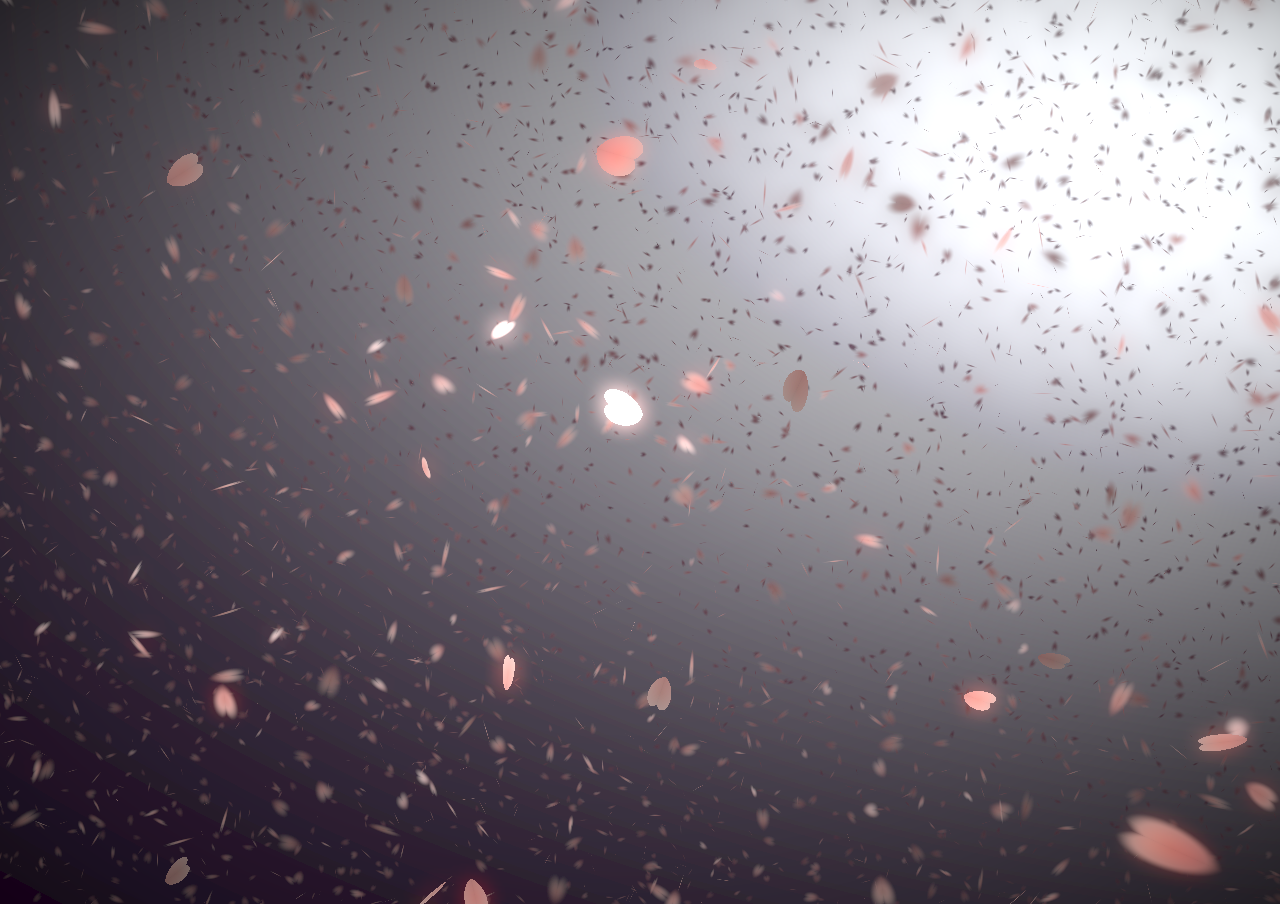
<file: flowers/index.html>
<!DOCTYPE html>
<html >
  <head>
    <meta charset="UTF-8">
    <title>A Pen by  AT80</title>
    
    
    
    
        <link rel="stylesheet" href="css/style.css">

    
    
    
  </head>

  <body>

    <canvas id="sakura"></canvas>
<div class="btnbg">
</div>

<!-- sakura shader -->
<script id="sakura_point_vsh" type="x-shader/x_vertex">
uniform mat4 uProjection;
uniform mat4 uModelview;
uniform vec3 uResolution;
uniform vec3 uOffset;
uniform vec3 uDOF;  //x:focus distance, y:focus radius, z:max radius
uniform vec3 uFade; //x:start distance, y:half distance, z:near fade start

attribute vec3 aPosition;
attribute vec3 aEuler;
attribute vec2 aMisc; //x:size, y:fade

varying vec3 pposition;
varying float psize;
varying float palpha;
varying float pdist;

//varying mat3 rotMat;
varying vec3 normX;
varying vec3 normY;
varying vec3 normZ;
varying vec3 normal;

varying float diffuse;
varying float specular;
varying float rstop;
varying float distancefade;

void main(void) {
    // Projection is based on vertical angle
    vec4 pos = uModelview * vec4(aPosition + uOffset, 1.0);
    gl_Position = uProjection * pos;
    gl_PointSize = aMisc.x * uProjection[1][1] / -pos.z * uResolution.y * 0.5;
    
    pposition = pos.xyz;
    psize = aMisc.x;
    pdist = length(pos.xyz);
    palpha = smoothstep(0.0, 1.0, (pdist - 0.1) / uFade.z);
    
    vec3 elrsn = sin(aEuler);
    vec3 elrcs = cos(aEuler);
    mat3 rotx = mat3(
        1.0, 0.0, 0.0,
        0.0, elrcs.x, elrsn.x,
        0.0, -elrsn.x, elrcs.x
    );
    mat3 roty = mat3(
        elrcs.y, 0.0, -elrsn.y,
        0.0, 1.0, 0.0,
        elrsn.y, 0.0, elrcs.y
    );
    mat3 rotz = mat3(
        elrcs.z, elrsn.z, 0.0, 
        -elrsn.z, elrcs.z, 0.0,
        0.0, 0.0, 1.0
    );
    mat3 rotmat = rotx * roty * rotz;
    normal = rotmat[2];
    
    mat3 trrotm = mat3(
        rotmat[0][0], rotmat[1][0], rotmat[2][0],
        rotmat[0][1], rotmat[1][1], rotmat[2][1],
        rotmat[0][2], rotmat[1][2], rotmat[2][2]
    );
    normX = trrotm[0];
    normY = trrotm[1];
    normZ = trrotm[2];
    
    const vec3 lit = vec3(0.6917144638660746, 0.6917144638660746, -0.20751433915982237);
    
    float tmpdfs = dot(lit, normal);
    if(tmpdfs < 0.0) {
        normal = -normal;
        tmpdfs = dot(lit, normal);
    }
    diffuse = 0.4 + tmpdfs;
    
    vec3 eyev = normalize(-pos.xyz);
    if(dot(eyev, normal) > 0.0) {
        vec3 hv = normalize(eyev + lit);
        specular = pow(max(dot(hv, normal), 0.0), 20.0);
    }
    else {
        specular = 0.0;
    }
    
    rstop = clamp((abs(pdist - uDOF.x) - uDOF.y) / uDOF.z, 0.0, 1.0);
    rstop = pow(rstop, 0.5);
    //-0.69315 = ln(0.5)
    distancefade = min(1.0, exp((uFade.x - pdist) * 0.69315 / uFade.y));
}
</script>
<script id="sakura_point_fsh" type="x-shader/x_fragment">
#ifdef GL_ES
//precision mediump float;
precision highp float;
#endif

uniform vec3 uDOF;  //x:focus distance, y:focus radius, z:max radius
uniform vec3 uFade; //x:start distance, y:half distance, z:near fade start

const vec3 fadeCol = vec3(0.08, 0.03, 0.06);

varying vec3 pposition;
varying float psize;
varying float palpha;
varying float pdist;

//varying mat3 rotMat;
varying vec3 normX;
varying vec3 normY;
varying vec3 normZ;
varying vec3 normal;

varying float diffuse;
varying float specular;
varying float rstop;
varying float distancefade;

float ellipse(vec2 p, vec2 o, vec2 r) {
    vec2 lp = (p - o) / r;
    return length(lp) - 1.0;
}

void main(void) {
    vec3 p = vec3(gl_PointCoord - vec2(0.5, 0.5), 0.0) * 2.0;
    vec3 d = vec3(0.0, 0.0, -1.0);
    float nd = normZ.z; //dot(-normZ, d);
    if(abs(nd) < 0.0001) discard;
    
    float np = dot(normZ, p);
    vec3 tp = p + d * np / nd;
    vec2 coord = vec2(dot(normX, tp), dot(normY, tp));
    
    //angle = 15 degree
    const float flwrsn = 0.258819045102521;
    const float flwrcs = 0.965925826289068;
    mat2 flwrm = mat2(flwrcs, -flwrsn, flwrsn, flwrcs);
    vec2 flwrp = vec2(abs(coord.x), coord.y) * flwrm;
    
    float r;
    if(flwrp.x < 0.0) {
        r = ellipse(flwrp, vec2(0.065, 0.024) * 0.5, vec2(0.36, 0.96) * 0.5);
    }
    else {
        r = ellipse(flwrp, vec2(0.065, 0.024) * 0.5, vec2(0.58, 0.96) * 0.5);
    }
    
    if(r > rstop) discard;
    
    vec3 col = mix(vec3(1.0, 0.8, 0.75), vec3(1.0, 0.9, 0.87), r);
    float grady = mix(0.0, 1.0, pow(coord.y * 0.5 + 0.5, 0.35));
    col *= vec3(1.0, grady, grady);
    col *= mix(0.8, 1.0, pow(abs(coord.x), 0.3));
    col = col * diffuse + specular;
    
    col = mix(fadeCol, col, distancefade);
    
    float alpha = (rstop > 0.001)? (0.5 - r / (rstop * 2.0)) : 1.0;
    alpha = smoothstep(0.0, 1.0, alpha) * palpha;
    
    gl_FragColor = vec4(col * 0.5, alpha);
}
</script>
<!-- effects -->
<script id="fx_common_vsh" type="x-shader/x_vertex">
uniform vec3 uResolution;
attribute vec2 aPosition;

varying vec2 texCoord;
varying vec2 screenCoord;

void main(void) {
    gl_Position = vec4(aPosition, 0.0, 1.0);
    texCoord = aPosition.xy * 0.5 + vec2(0.5, 0.5);
    screenCoord = aPosition.xy * vec2(uResolution.z, 1.0);
}
</script>
<script id="bg_fsh" type="x-shader/x_fragment">
#ifdef GL_ES
//precision mediump float;
precision highp float;
#endif

uniform vec2 uTimes;

varying vec2 texCoord;
varying vec2 screenCoord;

void main(void) {
    vec3 col;
    float c;
    vec2 tmpv = texCoord * vec2(0.8, 1.0) - vec2(0.95, 1.0);
    c = exp(-pow(length(tmpv) * 1.8, 2.0));
    col = mix(vec3(0.02, 0.0, 0.03), vec3(0.96, 0.98, 1.0) * 1.5, c);
    gl_FragColor = vec4(col * 0.5, 1.0);
}
</script>
<script id="fx_brightbuf_fsh" type="x-shader/x_fragment">
#ifdef GL_ES
//precision mediump float;
precision highp float;
#endif
uniform sampler2D uSrc;
uniform vec2 uDelta;

varying vec2 texCoord;
varying vec2 screenCoord;

void main(void) {
    vec4 col = texture2D(uSrc, texCoord);
    gl_FragColor = vec4(col.rgb * 2.0 - vec3(0.5), 1.0);
}
</script>
<script id="fx_dirblur_r4_fsh" type="x-shader/x_fragment">
#ifdef GL_ES
//precision mediump float;
precision highp float;
#endif
uniform sampler2D uSrc;
uniform vec2 uDelta;
uniform vec4 uBlurDir; //dir(x, y), stride(z, w)

varying vec2 texCoord;
varying vec2 screenCoord;

void main(void) {
    vec4 col = texture2D(uSrc, texCoord);
    col = col + texture2D(uSrc, texCoord + uBlurDir.xy * uDelta);
    col = col + texture2D(uSrc, texCoord - uBlurDir.xy * uDelta);
    col = col + texture2D(uSrc, texCoord + (uBlurDir.xy + uBlurDir.zw) * uDelta);
    col = col + texture2D(uSrc, texCoord - (uBlurDir.xy + uBlurDir.zw) * uDelta);
    gl_FragColor = col / 5.0;
}
</script>
<!-- effect fragment shader template -->
<script id="fx_common_fsh" type="x-shader/x_fragment">
#ifdef GL_ES
//precision mediump float;
precision highp float;
#endif
uniform sampler2D uSrc;
uniform vec2 uDelta;

varying vec2 texCoord;
varying vec2 screenCoord;

void main(void) {
    gl_FragColor = texture2D(uSrc, texCoord);
}
</script>
<!-- post processing -->
<script id="pp_final_vsh" type="x-shader/x_vertex">
uniform vec3 uResolution;
attribute vec2 aPosition;
varying vec2 texCoord;
varying vec2 screenCoord;
void main(void) {
    gl_Position = vec4(aPosition, 0.0, 1.0);
    texCoord = aPosition.xy * 0.5 + vec2(0.5, 0.5);
    screenCoord = aPosition.xy * vec2(uResolution.z, 1.0);
}
</script>
<script id="pp_final_fsh" type="x-shader/x_fragment">
#ifdef GL_ES
//precision mediump float;
precision highp float;
#endif
uniform sampler2D uSrc;
uniform sampler2D uBloom;
uniform vec2 uDelta;
varying vec2 texCoord;
varying vec2 screenCoord;
void main(void) {
    vec4 srccol = texture2D(uSrc, texCoord) * 2.0;
    vec4 bloomcol = texture2D(uBloom, texCoord);
    vec4 col;
    col = srccol + bloomcol * (vec4(1.0) + srccol);
    col *= smoothstep(1.0, 0.0, pow(length((texCoord - vec2(0.5)) * 2.0), 1.2) * 0.5);
    col = pow(col, vec4(0.45454545454545)); //(1.0 / 2.2)
    
    gl_FragColor = vec4(col.rgb, 1.0);
    gl_FragColor.a = 1.0;
}
</script>
    
        <script src="js/index.js"></script>

    
    
    
  </body>
</html>
</file>
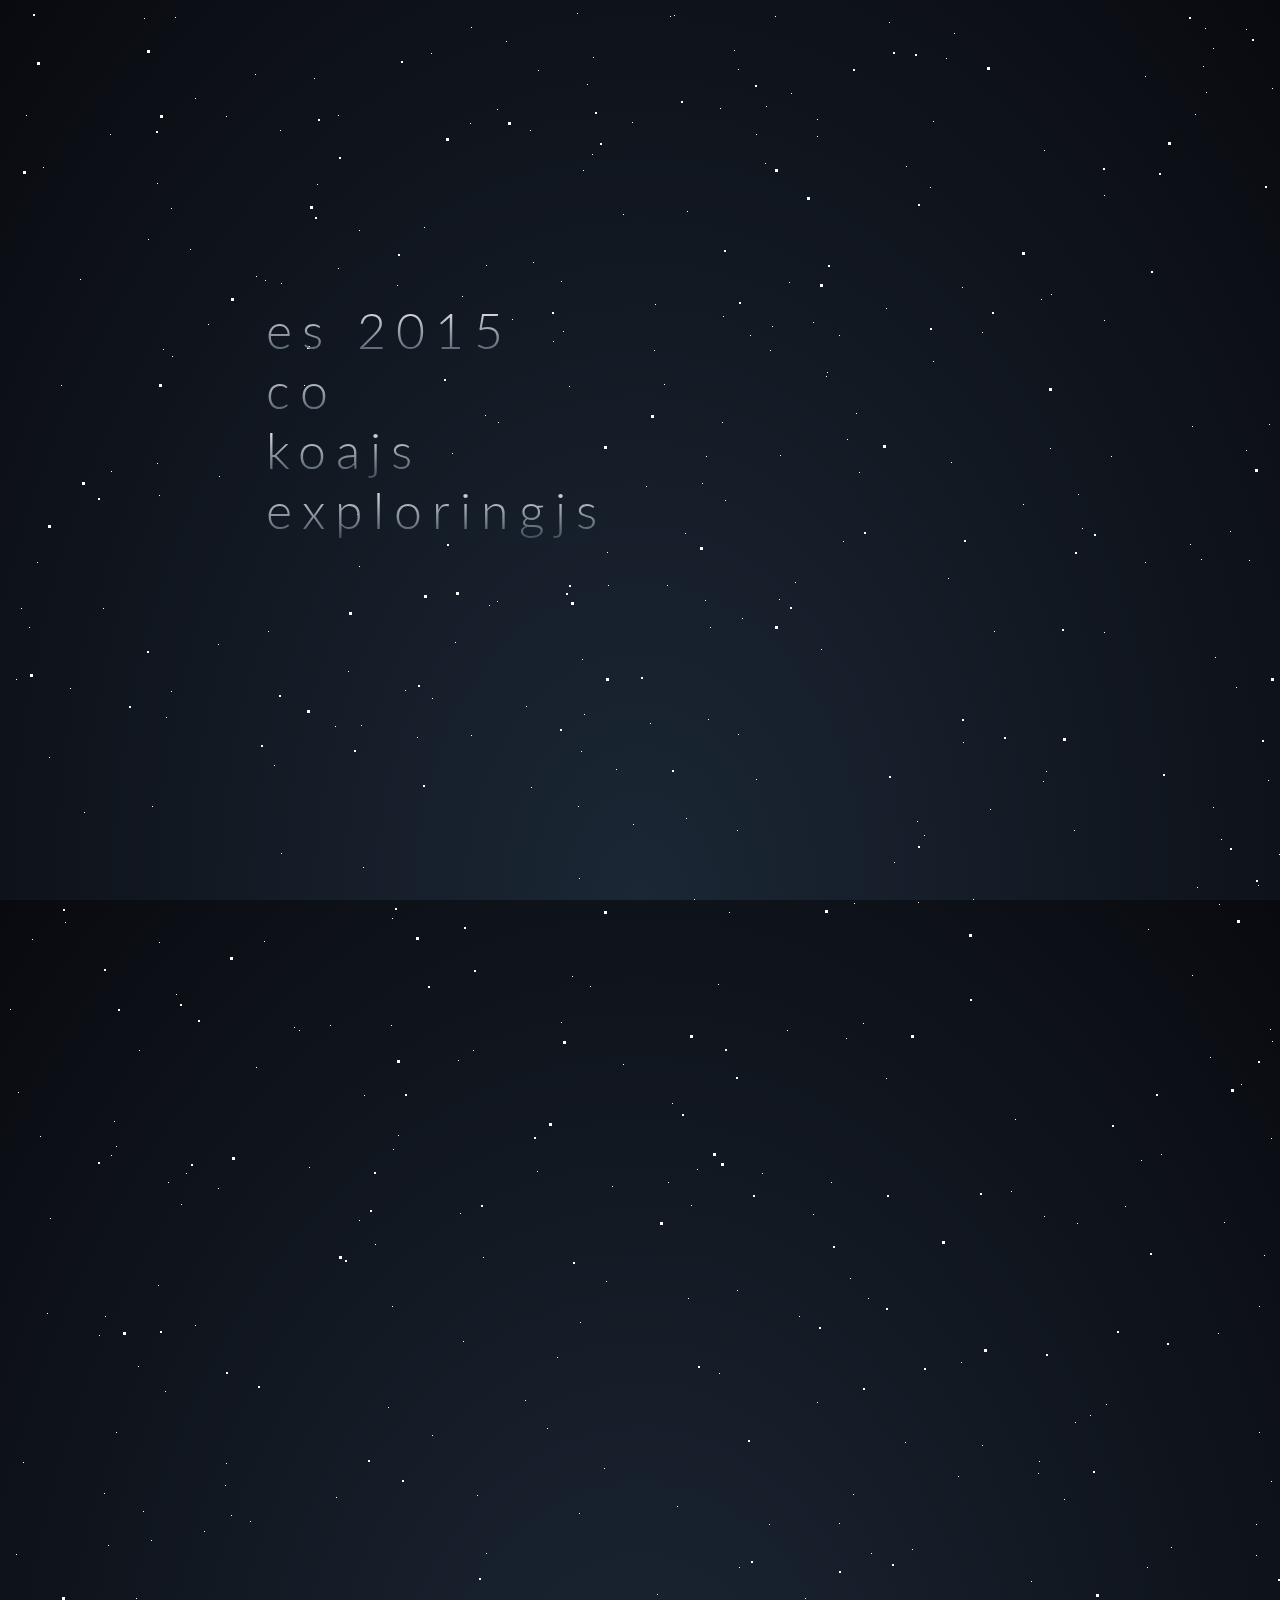
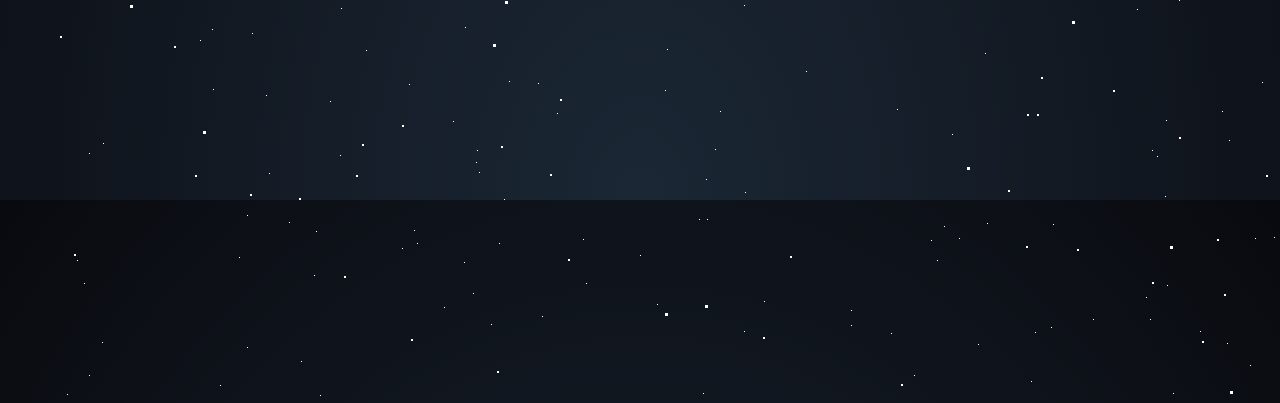
<file: galaxy/index.html>
<!DOCTYPE html>
<html >
  <head>
    <meta charset="UTF-8">
    <title>A Pen by  klaudia januszkiewicz</title>
    
    
    
    
        <link rel="stylesheet" href="css/style.css">

    
    
    <style>
      #title {
        top: 40%;
        left: 20%;
        text-align: left;
      }

    </style>
  </head>

  <body>

    <link href='http://fonts.googleapis.com/css?family=Lato:300,400,700' rel='stylesheet' type='text/css'>
<div id='stars'></div>
<div id='stars2'></div>
<div id='stars3'></div>
<div id='title'>
  <span>
    <a href="https://learn.javascript.ru/es-modern">es 2015</a>
  </span>
  <br>
  <span><a href="https://github.com/tj/co">co</a></span>
  <br>
  <span><a href="http://koajs.com/">koajs</a></span>
  <br>
  <span><a href="http://exploringjs.com/es6/index.html">exploringjs</a></span>
  
</div>
    
    
    
    
    
  </body>
</html>
</file>
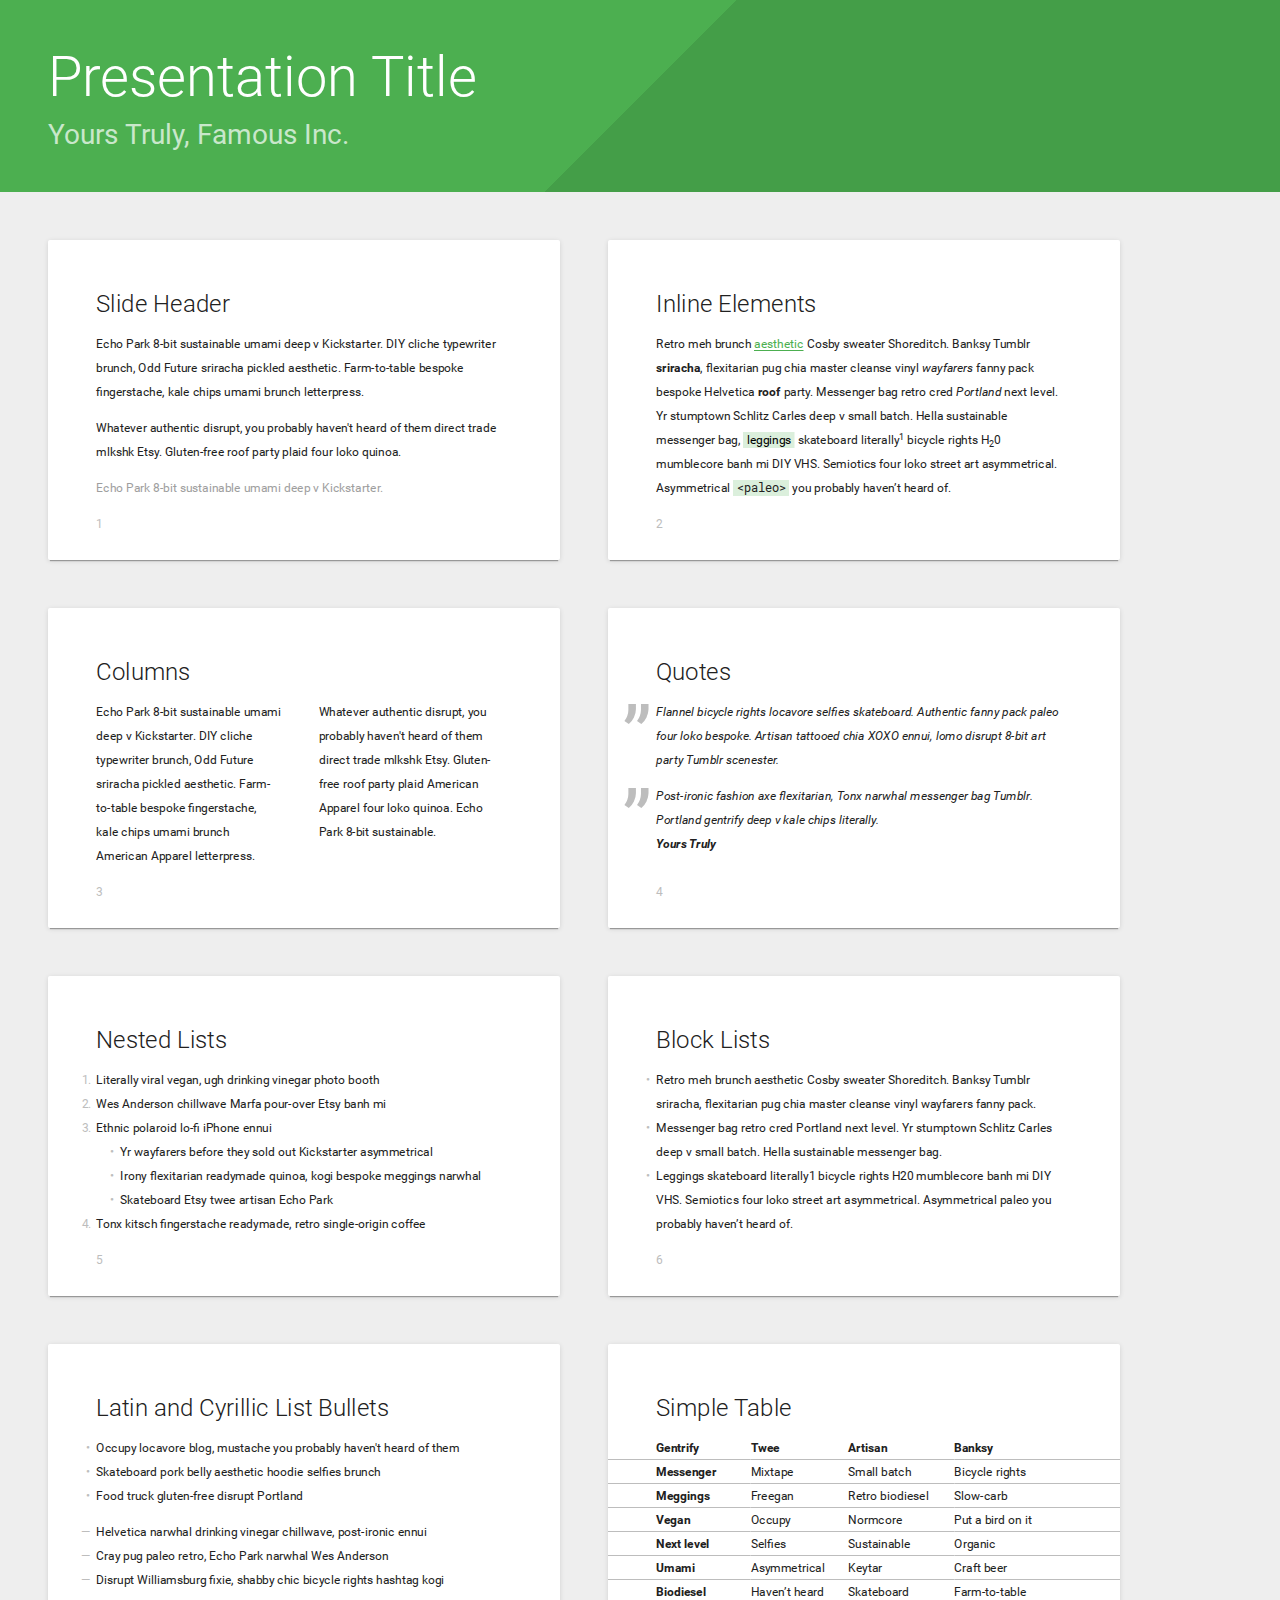
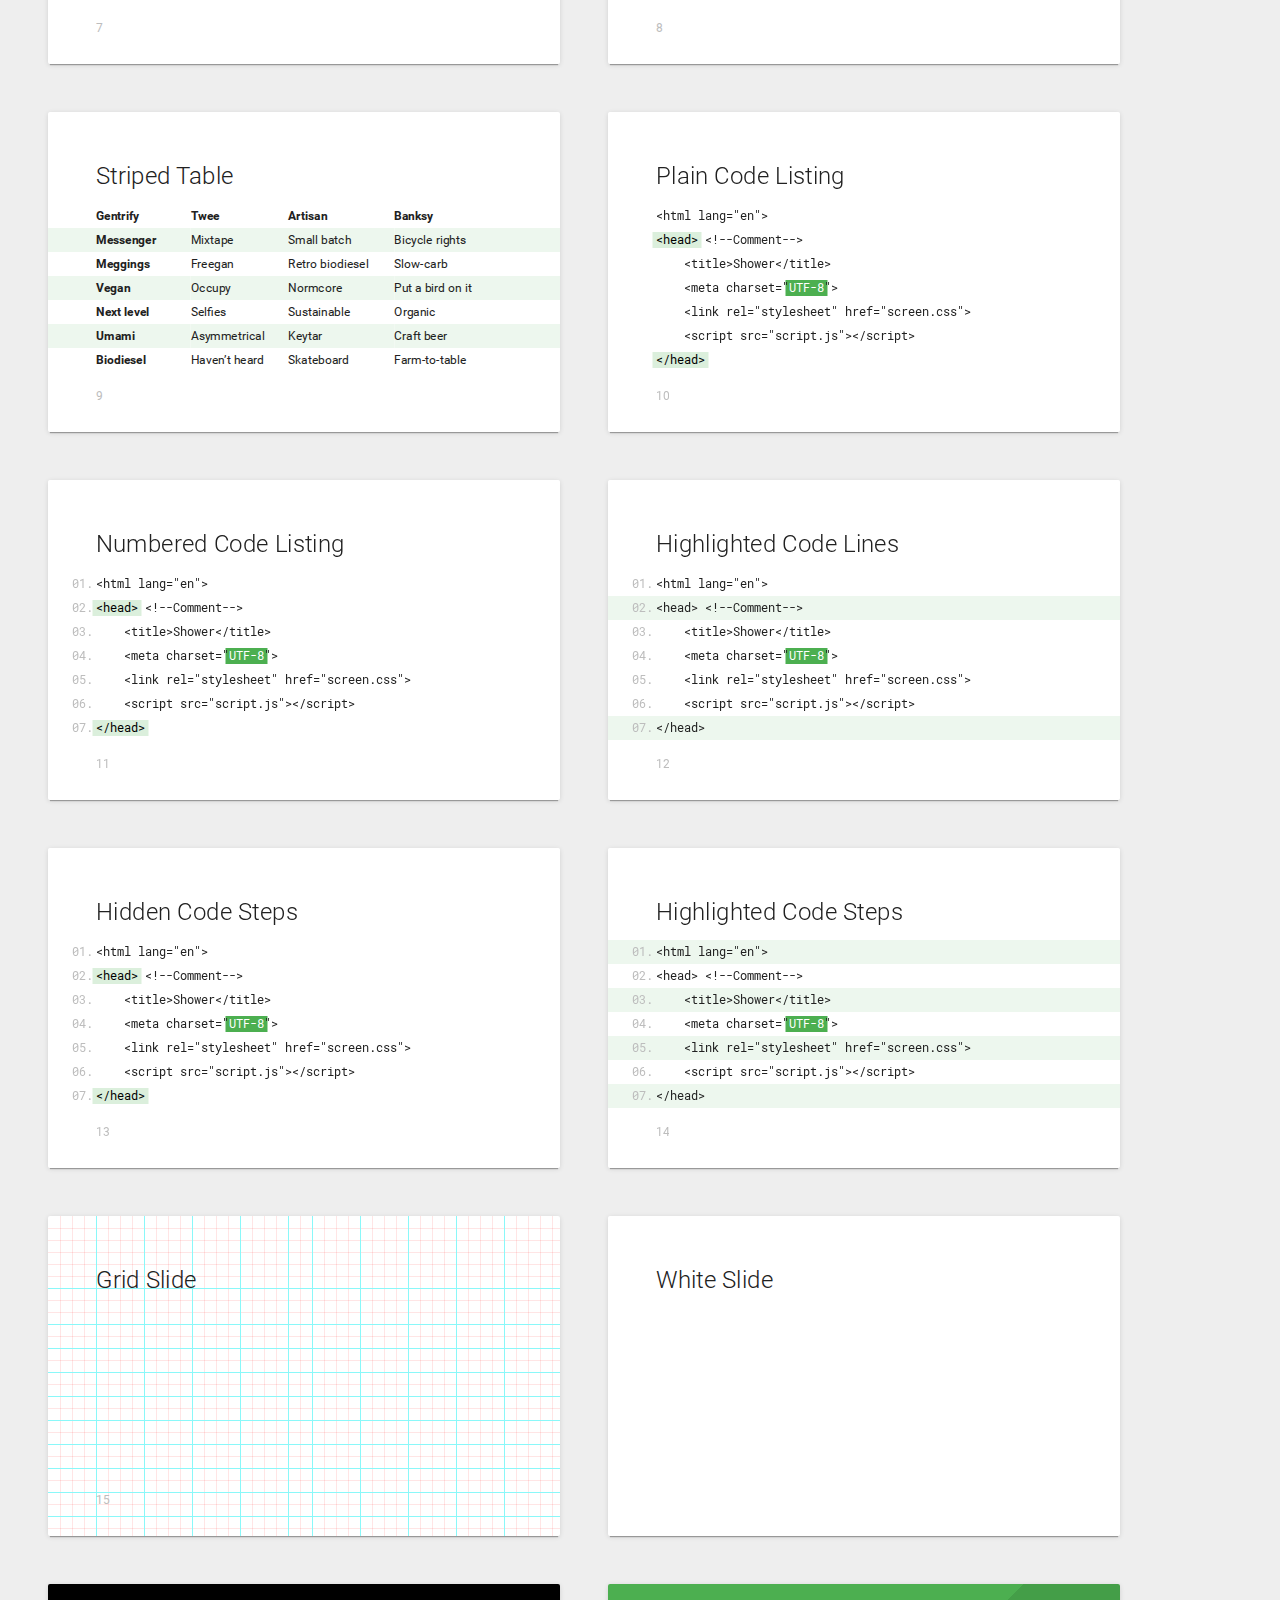
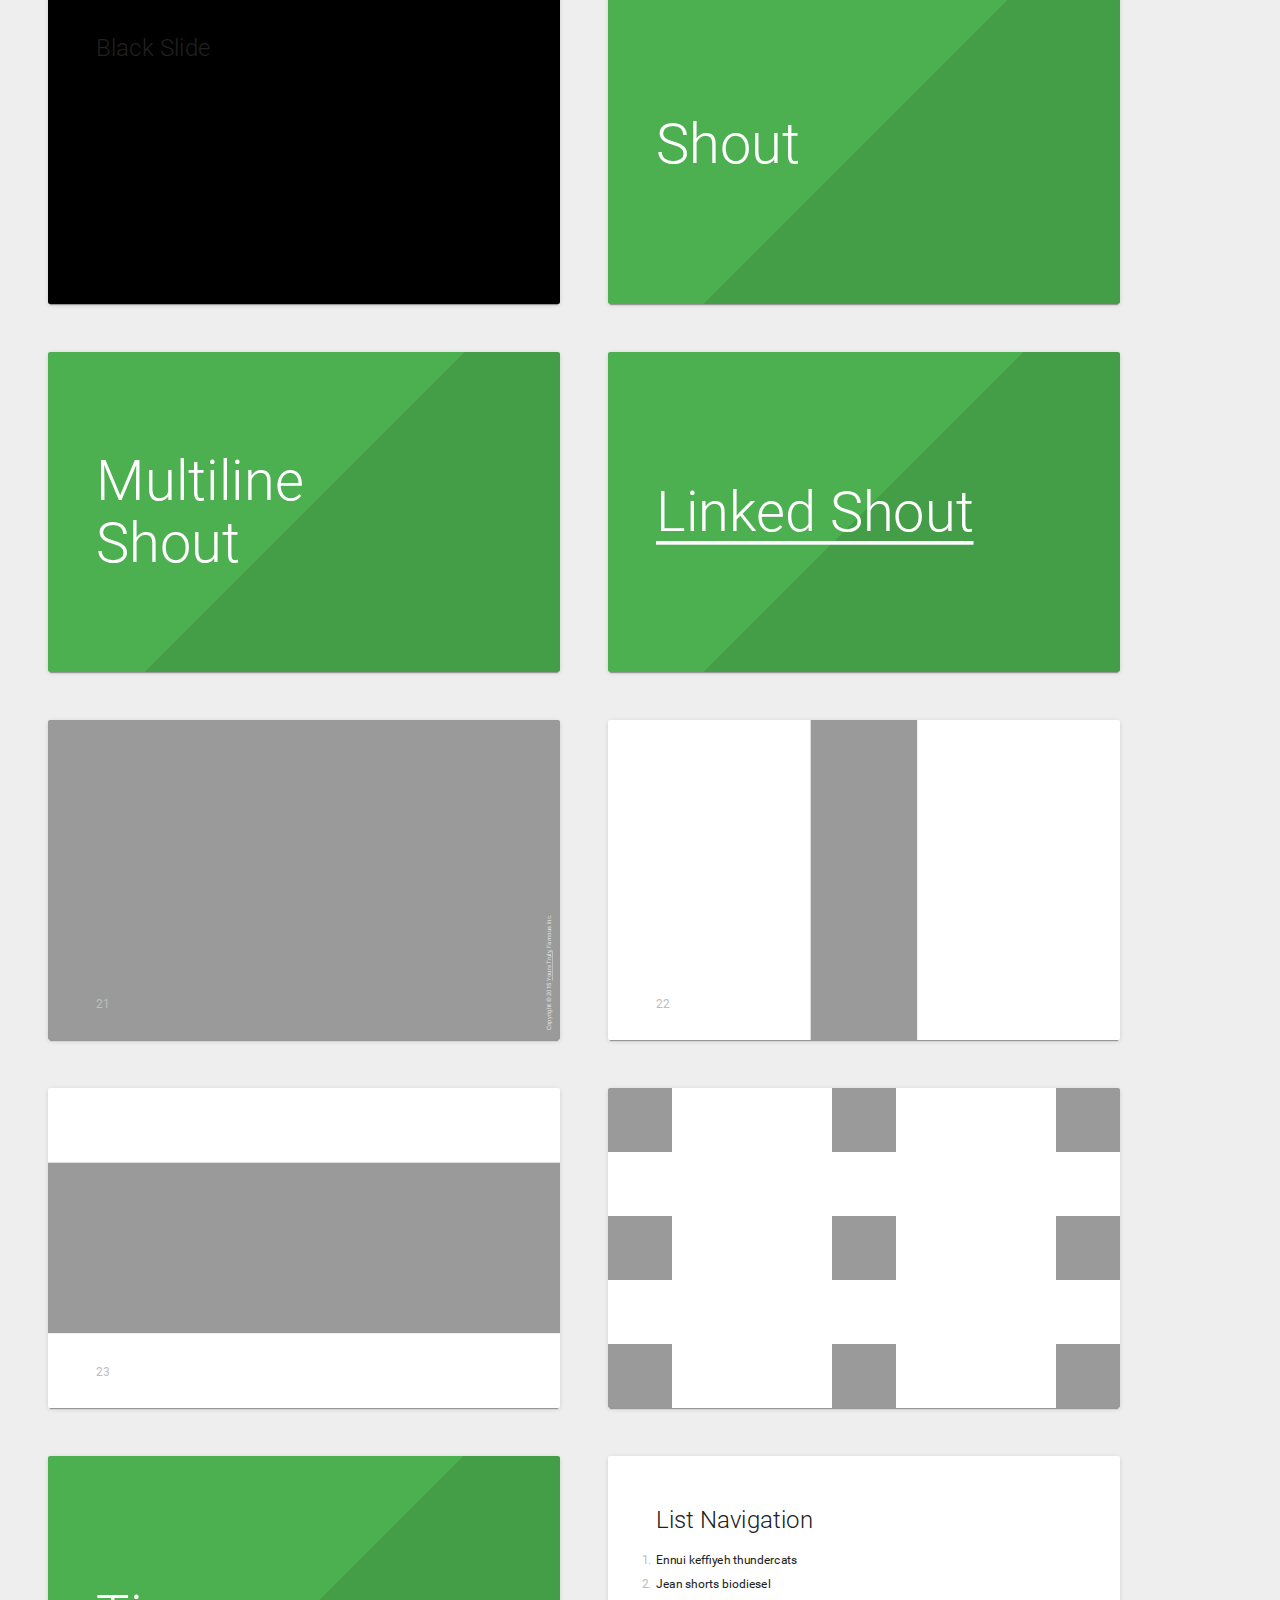
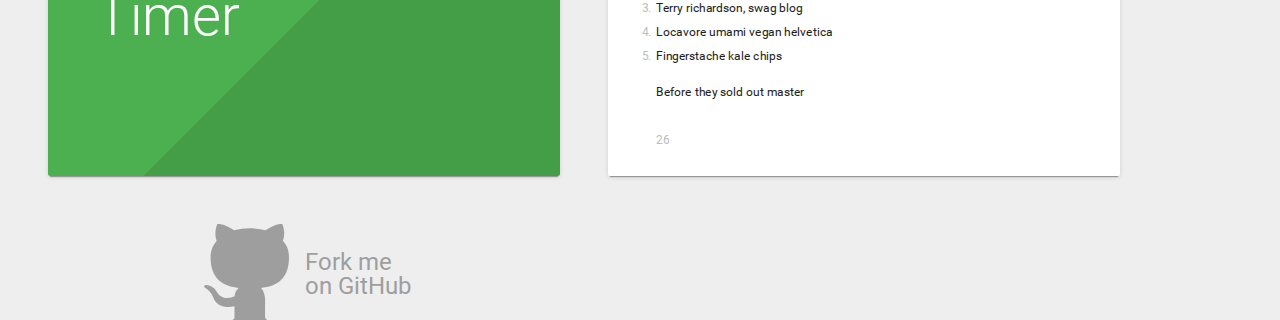
<file: shower/themes/material/index.html>
<!DOCTYPE html>
<html lang="en">
<head>
	<title>Material theme for Shower</title>
	<meta charset="utf-8">
	<meta http-equiv="x-ua-compatible" content="ie=edge">
	<meta name="viewport" content="width=device-width, initial-scale=1, maximum-scale=1">
	<link rel="stylesheet" href="styles/screen-16x10.css">
</head>
<body class="shower list">
	<header class="caption">
		<h1>Presentation Title</h1>
		<p><a href="">Yours Truly</a>, Famous Inc.</p>
	</header>
	<section class="slide">
		<h2>Slide Header</h2>
		<p>Echo Park 8-bit sustainable umami deep v Kickstarter. DIY cliche typewriter brunch, Odd Future sriracha pickled aesthetic. Farm-to-table bespoke fingerstache, kale chips umami brunch letterpress.</p>
		<p>Whatever authentic disrupt, you probably haven't heard of them direct trade mlkshk Etsy. Gluten-free roof party plaid four loko quinoa.</p>
		<p class="note">Echo Park 8-bit sustainable umami deep v Kickstarter.</p>
	</section>
	<section class="slide">
		<h2>Inline Elements</h2>
		<p>Retro meh brunch <a href="">aesthetic</a> Cosby sweater Shoreditch. Banksy Tumblr <strong>sriracha</strong>, flexitarian pug chia master cleanse vinyl <em>wayfarers</em> fanny pack bespoke Helvetica <b>roof</b> party. Messenger bag retro cred <i>Portland</i> next level. Yr stumptown Schlitz Carles deep v small batch. Hella sustainable messenger bag, <mark>leggings</mark> skateboard literally<sup>1</sup> bicycle rights H<sub>2</sub>0 mumblecore banh mi DIY VHS. Semiotics four loko street art asymmetrical. Asymmetrical <code>&lt;paleo&gt;</code> you probably haven’t heard of.</p>
		<footer class="footer">
			<p>Retro meh brunch <a href="">aesthetic</a> Cosby sweater Shoreditch. Banksy Tumblr <strong>sriracha</strong>, flexitarian pug chia master cleanse vinyl <em>wayfarers</em> fanny pack bespoke Helvetica <b>roof</b> party. Messenger bag retro cred <i>Portland</i> next level. Yr stumptown Schlitz Carles deep v small batch. Hella sustainable messenger bag, <mark>leggings</mark> skateboard literally<sup>1</sup> bicycle rights H<sub>2</sub>0 mumblecore banh mi DIY VHS. Semiotics four loko street art asymmetrical. Asymmetrical <code>&lt;paleo&gt;</code> you probably haven’t heard of.</p>
		</footer>
	</section>
	<section class="slide">
		<h2>Columns</h2>
		<p class="double">Echo Park 8-bit sustainable umami deep v Kickstarter. DIY cliche typewriter brunch, Odd Future sriracha pickled aesthetic. Farm-to-table bespoke fingerstache, kale chips umami brunch American Apparel letterpress. Whatever authentic disrupt, you probably haven't heard of them direct trade mlkshk Etsy. Gluten-free roof party plaid American Apparel four loko quinoa. Echo Park 8-bit sustainable.</p>
	</section>
	<section class="slide">
		<h2>Quotes</h2>
		<blockquote>
			<p>Flannel bicycle rights locavore selfies skateboard. Authentic fanny pack paleo four loko bespoke. Artisan tattooed chia XOXO ennui, lomo disrupt 8-bit art party Tumblr scenester.</p>
		</blockquote>
		<figure>
			<blockquote>
				<p>Post-ironic fashion axe flexitarian, Tonx narwhal messenger bag Tumblr. Portland gentrify deep v kale chips literally.</p>
			</blockquote>
			<figcaption>Yours Truly</figcaption>
		</figure>
	</section>
	<section class="slide">
		<h2>Nested Lists</h2>
		<ol>
			<li>Literally viral vegan, ugh drinking vinegar photo booth</li>
			<li>Wes Anderson chillwave Marfa pour-over Etsy banh mi</li>
			<li>Ethnic polaroid lo-fi iPhone ennui
				<ul>
					<li>Yr wayfarers before they sold out Kickstarter asymmetrical</li>
					<li>Irony flexitarian readymade quinoa, kogi bespoke meggings narwhal</li>
					<li>Skateboard Etsy twee artisan Echo Park</li>
				</ul>
			</li>
			<li>Tonx kitsch fingerstache readymade, retro single-origin coffee</li>
		</ol>
	</section>
	<section class="slide">
		<h2>Block Lists</h2>
		<ul>
			<li>Retro meh brunch aesthetic Cosby sweater Shoreditch. Banksy Tumblr sriracha, flexitarian pug chia master cleanse vinyl wayfarers fanny pack.</li>
			<li>Messenger bag retro cred Portland next level. Yr stumptown Schlitz Carles deep v small batch. Hella sustainable messenger bag.</li>
			<li>Leggings skateboard literally1 bicycle rights H20 mumblecore banh mi DIY VHS. Semiotics four loko street art asymmetrical. Asymmetrical paleo you probably haven’t heard of.</li>
		</ul>
	</section>
	<section class="slide">
		<h2>Latin and Cyrillic List Bullets</h2>
		<ul lang="en">
			<li>Occupy locavore blog, mustache you probably haven't heard of them</li>
			<li>Skateboard pork belly aesthetic hoodie selfies brunch</li>
			<li>Food truck gluten-free disrupt Portland</li>
		</ul>
		<ul lang="ru">
			<li>Helvetica narwhal drinking vinegar chillwave, post-ironic ennui</li>
			<li>Cray pug paleo retro, Echo Park narwhal Wes Anderson</li>
			<li>Disrupt Williamsburg fixie, shabby chic bicycle rights hashtag kogi</li>
		</ul>
	</section>
	<section class="slide">
		<h2>Simple Table</h2>
		<table>
		<tr>
			<th scope="col">Gentrify</th>
			<th>Twee</th>
			<th>Artisan</th>
			<th>Banksy</th>
		</tr>
		<tr>
			<th scope="row">Messenger</th>
			<td>Mixtape</td>
			<td>Small batch</td>
			<td>Bicycle rights</td>
		</tr>
		<tr>
			<th scope="row">Meggings</th>
			<td>Freegan</td>
			<td>Retro biodiesel</td>
			<td>Slow-carb</td>
		</tr>
		<tr>
			<th scope="row">Vegan</th>
			<td>Occupy</td>
			<td>Normcore</td>
			<td>Put a bird on it</td>
		</tr>
		<tr>
			<th scope="row">Next level</th>
			<td>Selfies</td>
			<td>Sustainable</td>
			<td>Organic</td>
		</tr>
		<tr>
			<th scope="row">Umami</th>
			<td>Asymmetrical</td>
			<td>Keytar</td>
			<td>Craft beer</td>
		</tr>
		<tr>
			<th scope="row">Biodiesel</th>
			<td>Haven’t heard</td>
			<td>Skateboard</td>
			<td>Farm-to-table</td>
		</tr>
		</table>
	</section>
	<section class="slide">
		<h2>Striped Table</h2>
		<table class="striped">
		<tr>
			<th scope="col">Gentrify</th>
			<th>Twee</th>
			<th>Artisan</th>
			<th>Banksy</th>
		</tr>
		<tr>
			<th scope="row">Messenger</th>
			<td>Mixtape</td>
			<td>Small batch</td>
			<td>Bicycle rights</td>
		</tr>
		<tr>
			<th scope="row">Meggings</th>
			<td>Freegan</td>
			<td>Retro biodiesel</td>
			<td>Slow-carb</td>
		</tr>
		<tr>
			<th scope="row">Vegan</th>
			<td>Occupy</td>
			<td>Normcore</td>
			<td>Put a bird on it</td>
		</tr>
		<tr>
			<th scope="row">Next level</th>
			<td>Selfies</td>
			<td>Sustainable</td>
			<td>Organic</td>
		</tr>
		<tr>
			<th scope="row">Umami</th>
			<td>Asymmetrical</td>
			<td>Keytar</td>
			<td>Craft beer</td>
		</tr>
		<tr>
			<th scope="row">Biodiesel</th>
			<td>Haven’t heard</td>
			<td>Skateboard</td>
			<td>Farm-to-table</td>
		</tr>
		</table>
	</section>
	<section class="slide">
		<h2>Plain Code Listing</h2>
		<pre><code>&lt;html lang="en"&gt;
<mark>&lt;head&gt;</mark> <span class="comment">&lt;!--Comment--&gt;</span>
	&lt;title&gt;Shower&lt;/title&gt;
	&lt;meta charset="<mark class="important">UTF-8</mark>"&gt;
	&lt;link rel="stylesheet" href="screen.css"&gt;
	&lt;script src="script.js"&gt;&lt;/script&gt;
<mark>&lt;/head&gt;</mark></code></pre>
	</section>
	<section class="slide">
		<h2>Numbered Code Listing</h2>
		<pre>
			<code>&lt;html lang="en"&gt;</code>
			<code><mark>&lt;head&gt;</mark> <span class="comment">&lt;!--Comment--&gt;</span></code>
			<code>	&lt;title&gt;Shower&lt;/title&gt;</code>
			<code>	&lt;meta charset="<mark class="important">UTF-8</mark>"&gt;</code>
			<code>	&lt;link rel="stylesheet" href="screen.css"&gt;</code>
			<code>	&lt;script src="script.js"&gt;&lt;/script&gt;</code>
			<code><mark>&lt;/head&gt;</mark></code>
		</pre>
	</section>
	<section class="slide">
		<h2>Highlighted Code Lines</h2>
		<pre>
			<code>&lt;html lang="en"&gt;</code>
			<code class="mark">&lt;head&gt; <span class="comment">&lt;!--Comment--&gt;</span></code>
			<code>	&lt;title&gt;Shower&lt;/title&gt;</code>
			<code>	&lt;meta charset="<mark class="important">UTF-8</mark>"&gt;</code>
			<code>	&lt;link rel="stylesheet" href="screen.css"&gt;</code>
			<code>	&lt;script src="script.js"&gt;&lt;/script&gt;</code>
			<code class="mark">&lt;/head&gt;</code>
		</pre>
	</section>
	<section class="slide">
		<h2>Hidden Code Steps</h2>
		<pre>
			<code class="next">&lt;html lang="en"&gt;</code>
			<code class="next"><mark>&lt;head&gt;</mark> <span class="comment">&lt;!--Comment--&gt;</span></code>
			<code class="next">	&lt;title&gt;Shower&lt;/title&gt;</code>
			<code class="next">	&lt;meta charset="<mark class="important">UTF-8</mark>"&gt;</code>
			<code class="next">	&lt;link rel="stylesheet" href="screen.css"&gt;</code>
			<code class="next">	&lt;script src="script.js"&gt;&lt;/script&gt;</code>
			<code class="next"><mark>&lt;/head&gt;</mark></code>
		</pre>
	</section>
	<section class="slide">
		<h2>Highlighted Code Steps</h2>
		<pre>
			<code class="mark next">&lt;html lang="en"&gt;</code>
			<code>&lt;head&gt; <span class="comment">&lt;!--Comment--&gt;</span></code>
			<code class="mark next">	&lt;title&gt;Shower&lt;/title&gt;</code>
			<code>	&lt;meta charset="<mark class="important">UTF-8</mark>"&gt;</code>
			<code class="mark next">	&lt;link rel="stylesheet" href="screen.css"&gt;</code>
			<code>	&lt;script src="script.js"&gt;&lt;/script&gt;</code>
			<code class="mark next">&lt;/head&gt;</code>
		</pre>
	</section>
	<section class="slide grid">
		<h2>Grid Slide</h2>
	</section>
	<section class="slide white">
		<h2>White Slide</h2>
	</section>
	<section class="slide black">
		<h2>Black Slide</h2>
	</section>
	<section class="slide">
		<h2 class="shout">Shout</h2>
	</section>
	<section class="slide">
		<h2 class="shout">Multiline<br>Shout</h2>
	</section>
	<section class="slide">
		<h2 class="shout"><a href="">Linked Shout</a></h2>
	</section>
	<section class="slide">
		<figure>
			<img class="cover" src="pictures/exact.png" alt="">
			<figcaption class="white">Copyright © 2015 <a href="">Yours Truly</a>, Famous Inc.</figcaption>
		</figure>
	</section>
	<section class="slide">
		<img class="cover" src="pictures/tall.png" alt="">
	</section>
	<section class="slide">
		<img class="cover" src="pictures/wide.png" alt="">
	</section>
	<section class="slide white">
		<img class="place top left" src="pictures/square.png" alt="">
		<img class="place top" src="pictures/square.png" alt="">
		<img class="place top right" src="pictures/square.png" alt="">
		<img class="place left" src="pictures/square.png" alt="">
		<img class="place" src="pictures/square.png" alt="">
		<img class="place right" src="pictures/square.png" alt="">
		<img class="place bottom left" src="pictures/square.png" alt="">
		<img class="place bottom" src="pictures/square.png" alt="">
		<img class="place bottom right" src="pictures/square.png" alt="">
	</section>
	<section class="slide" data-timing="00:03">
		<h2 class="shout">Timer</h2>
	</section>
	<section class="slide">
		<h2>List Navigation</h2>
		<ol>
			<li>Ennui keffiyeh thundercats</li>
			<li class="next">Jean shorts biodiesel</li>
			<li class="next">Terry richardson, swag blog</li>
			<li class="next">Locavore umami vegan helvetica</li>
			<li class="next">Fingerstache kale chips</li>
		</ol>
		<p class="next">Before they sold out master</p>
	</section>
	<div class="progress"></div>
	<footer class="badge">
		<a href="https://github.com/shower/shower">Fork me on GitHub</a>
	</footer>
	<script src="../../shower.min.js"></script>
	<!-- Copyright © 2015 Yours Truly, Famous Inc. -->
</body>
</html>
</file>
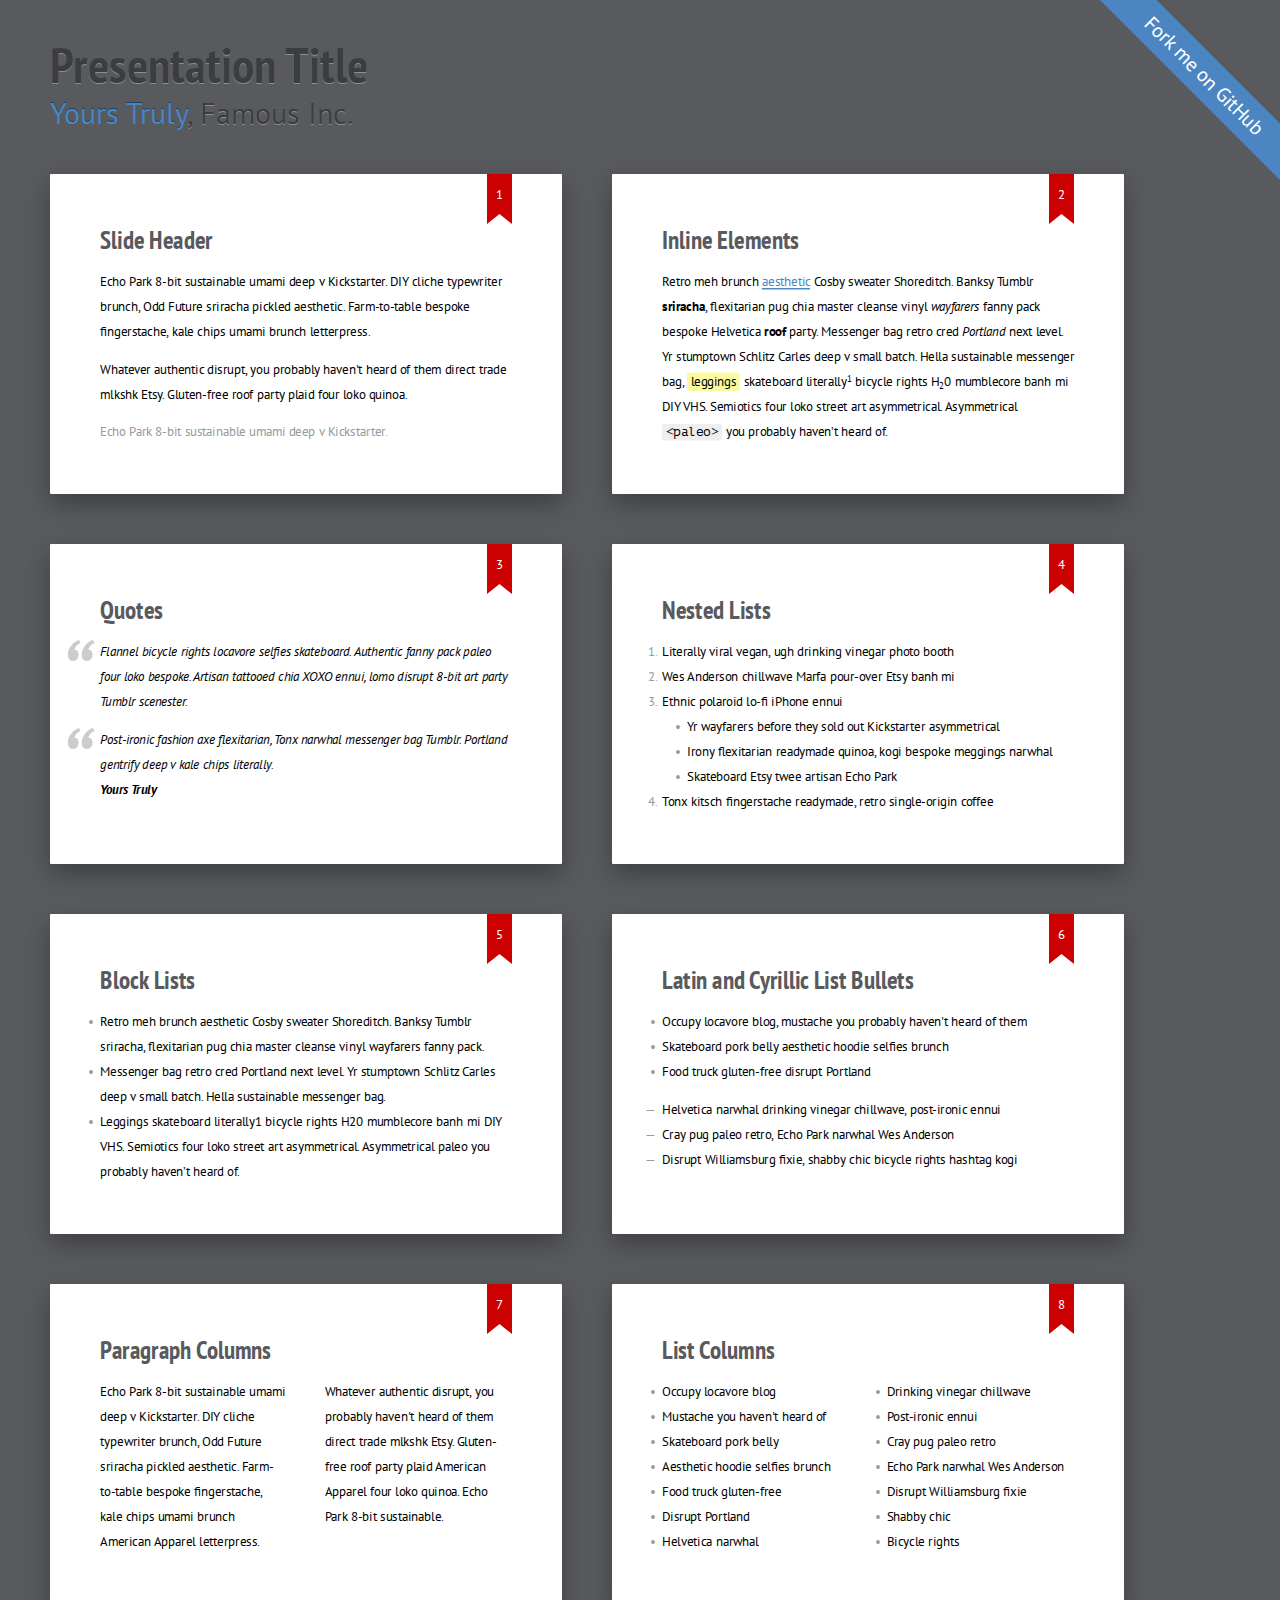
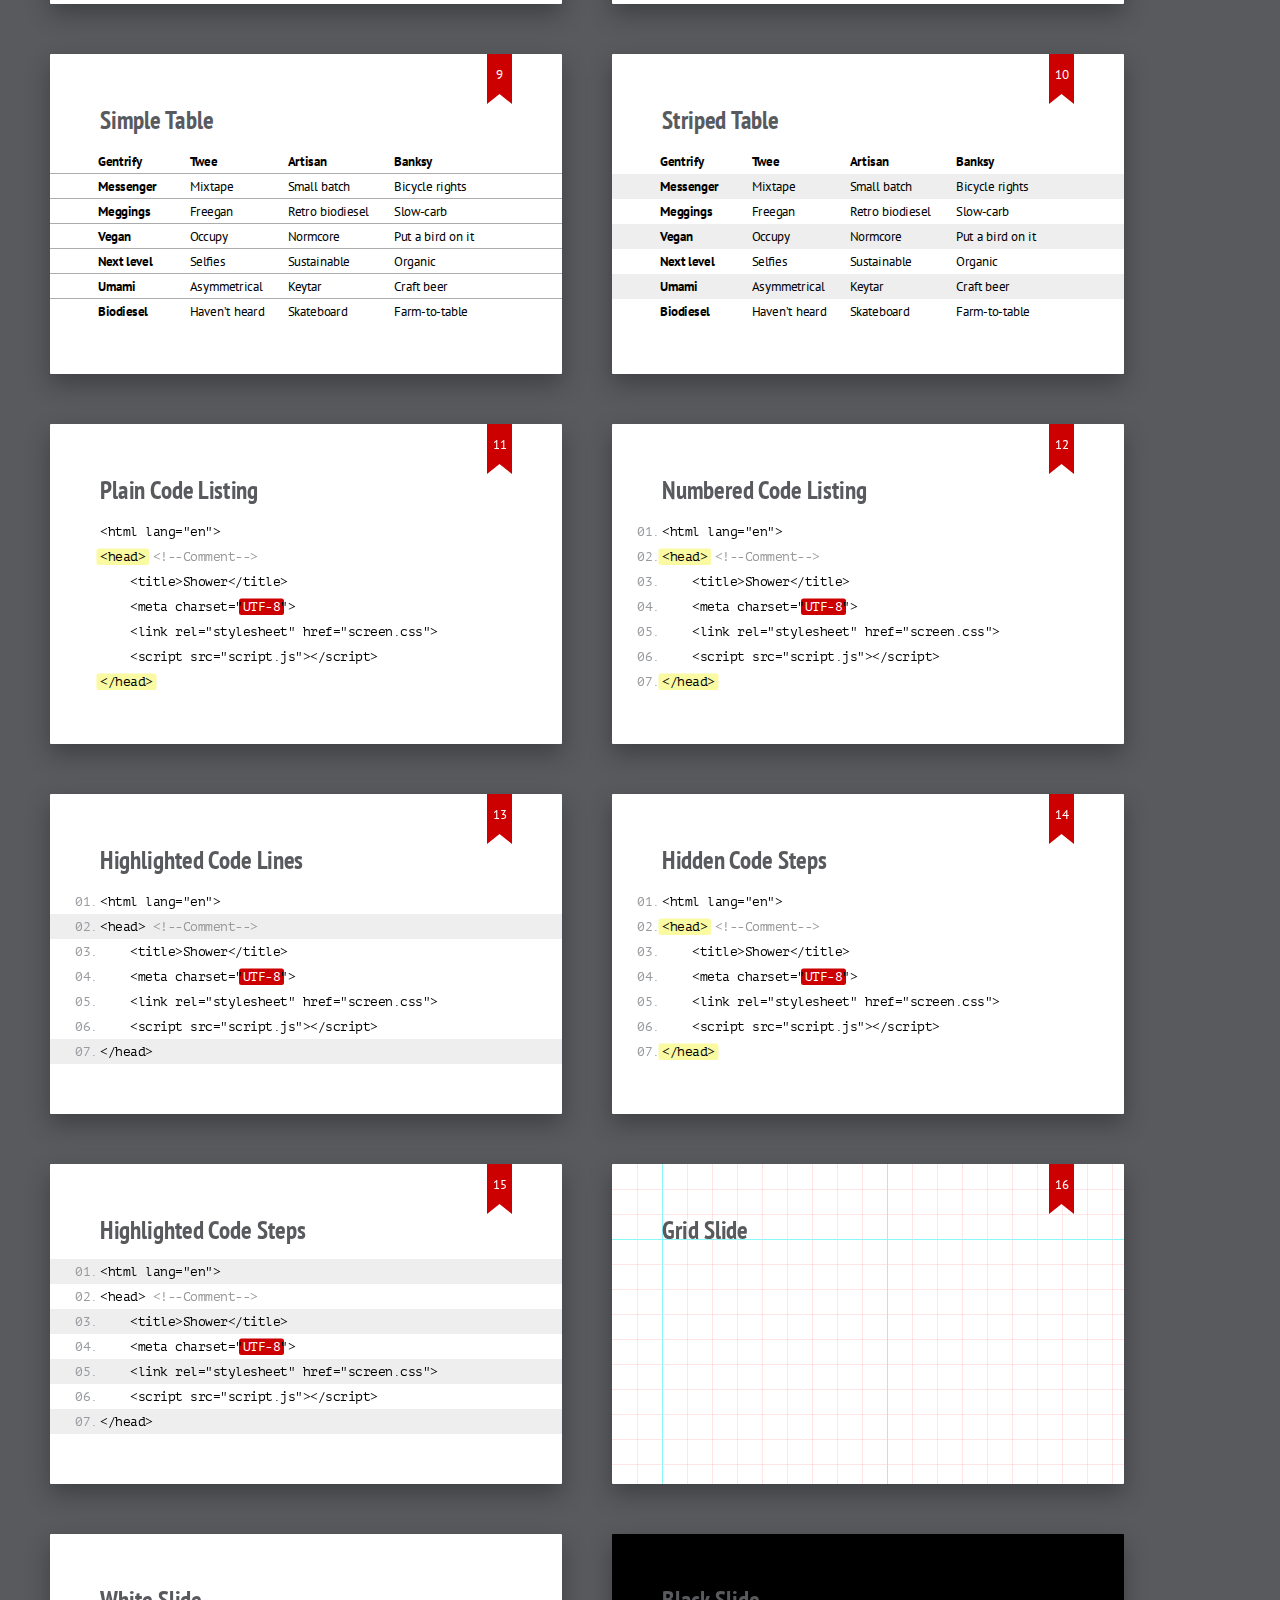
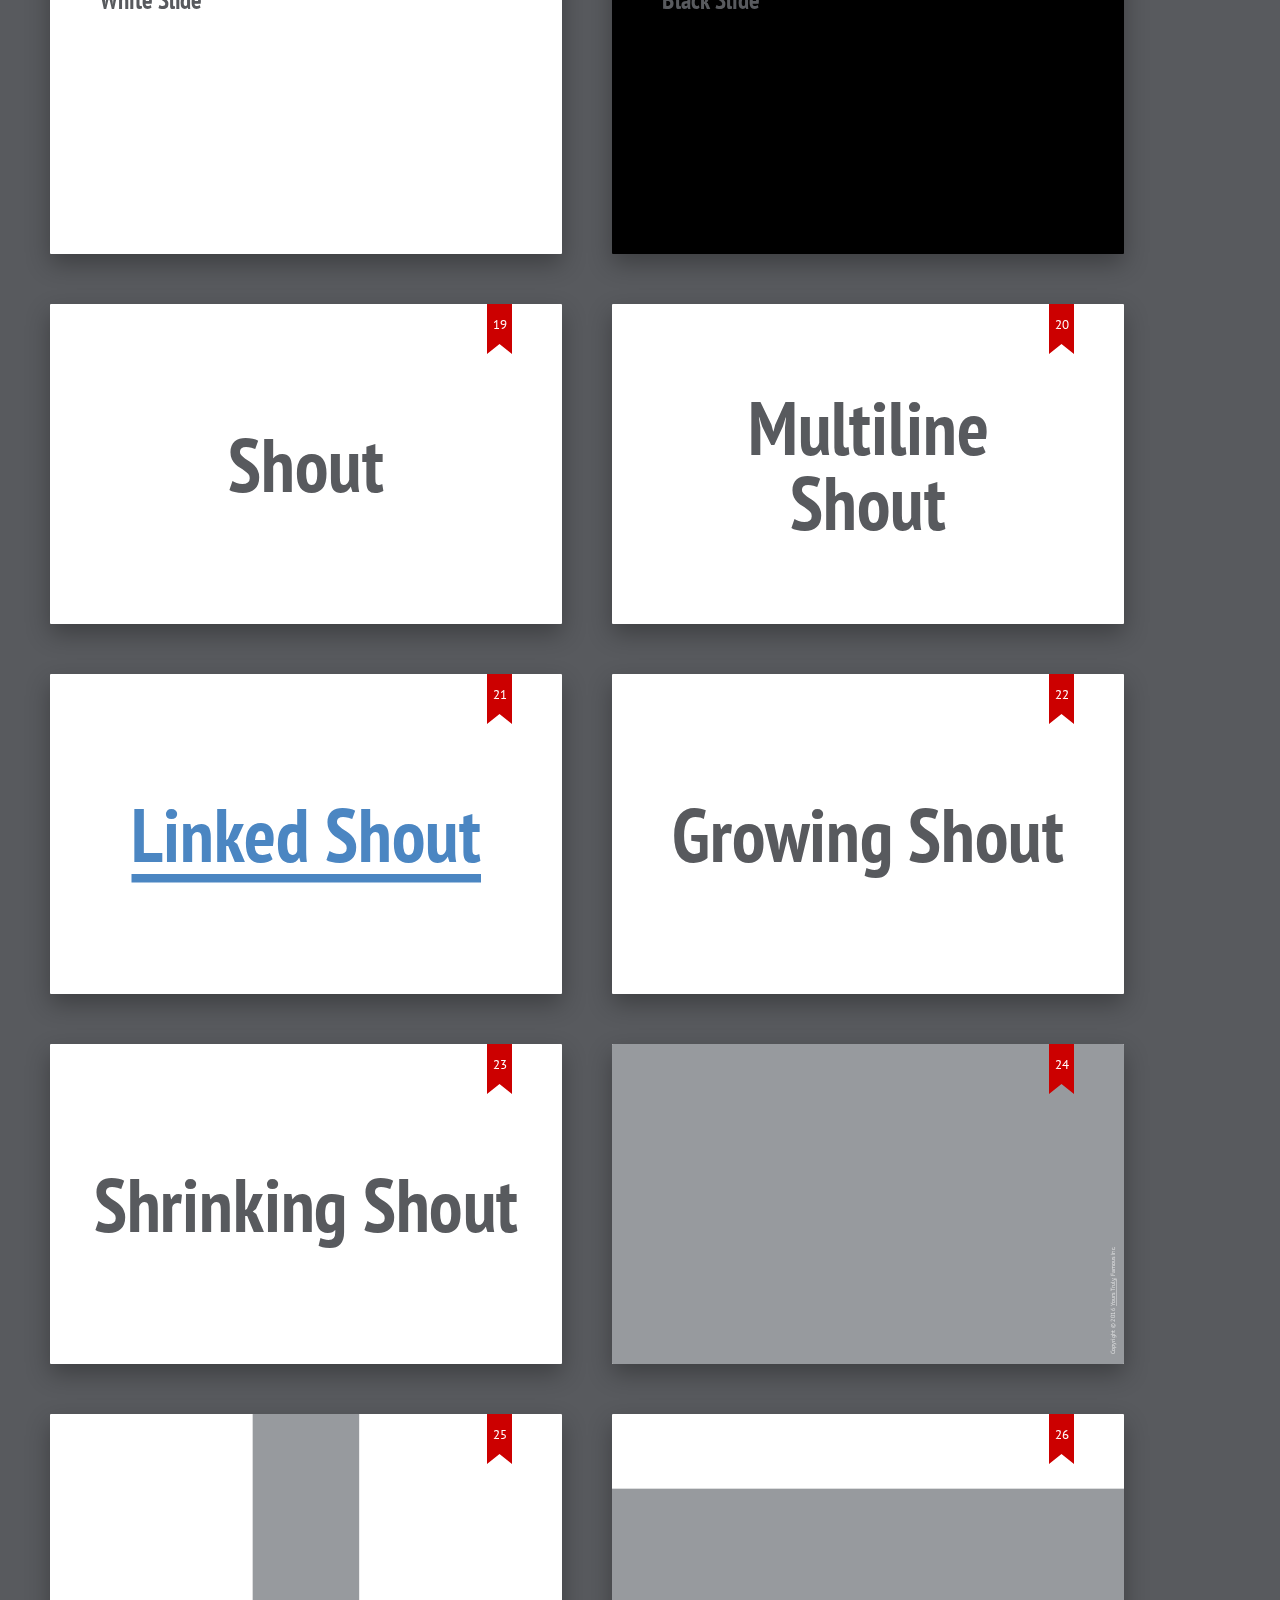
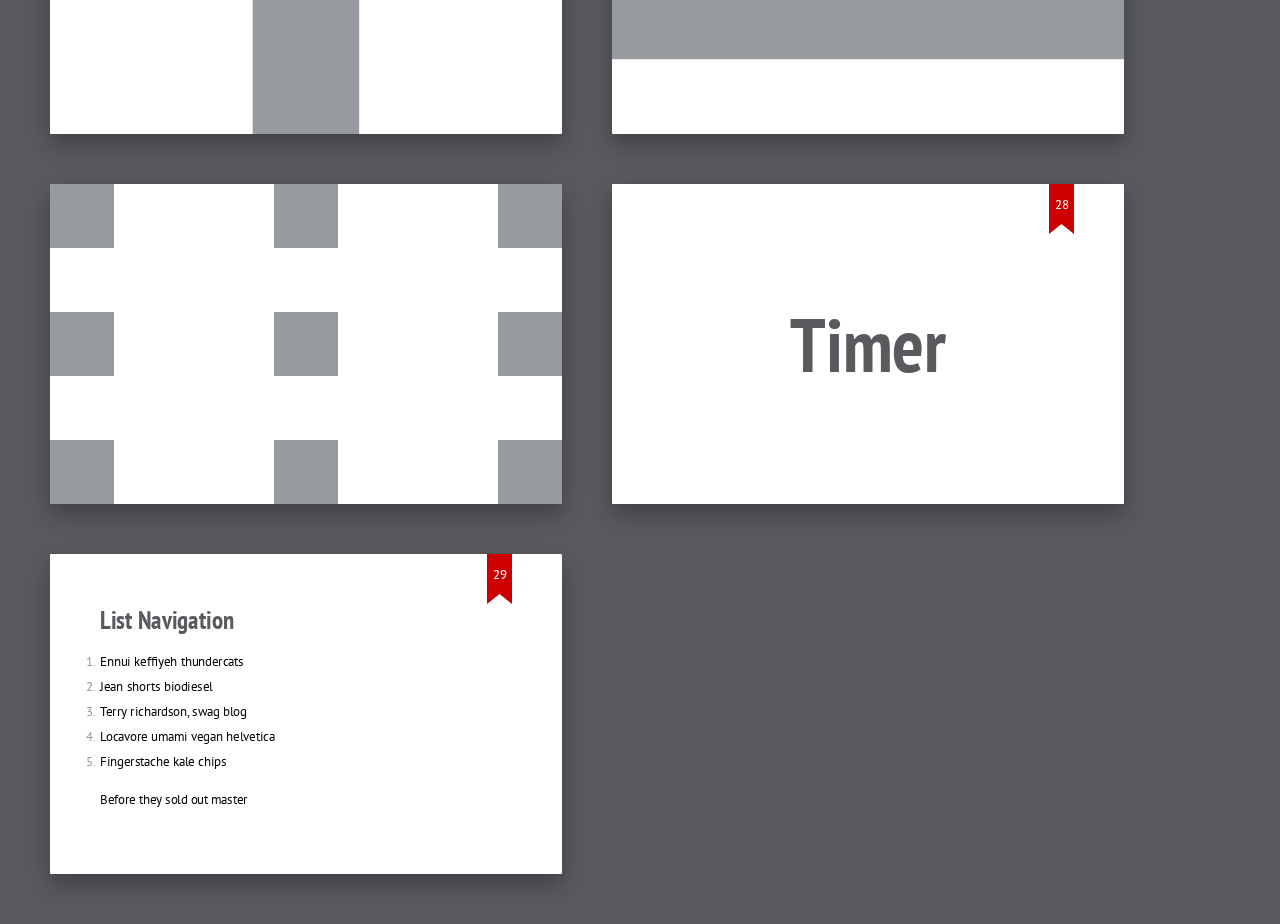
<file: shower/themes/ribbon/index.html>
<!DOCTYPE html>
<html lang="en">
<head>
	<title>Ribbon theme for Shower</title>
	<meta charset="utf-8">
	<meta http-equiv="x-ua-compatible" content="ie=edge">
	<meta name="viewport" content="width=device-width, initial-scale=1, maximum-scale=1">
	<link rel="stylesheet" href="styles/screen-16x10.css">
</head>
<body class="shower list">
	<header class="caption">
		<h1>Presentation Title</h1>
		<p><a href="">Yours Truly</a>, Famous Inc.</p>
	</header>
	<section class="slide">
		<h2>Slide Header</h2>
		<p>Echo Park 8-bit sustainable umami deep v Kickstarter. DIY cliche typewriter brunch, Odd Future sriracha pickled aesthetic. Farm-to-table bespoke fingerstache, kale chips umami brunch letterpress.</p>
		<p>Whatever authentic disrupt, you probably haven't heard of them direct trade mlkshk Etsy. Gluten-free roof party plaid four loko quinoa.</p>
		<p class="note">Echo Park 8-bit sustainable umami deep v Kickstarter.</p>
	</section>
	<section class="slide">
		<h2>Inline Elements</h2>
		<p>Retro meh brunch <a href="">aesthetic</a> Cosby sweater Shoreditch. Banksy Tumblr <strong>sriracha</strong>, flexitarian pug chia master cleanse vinyl <em>wayfarers</em> fanny pack bespoke Helvetica <b>roof</b> party. Messenger bag retro cred <i>Portland</i> next level. Yr stumptown Schlitz Carles deep v small batch. Hella sustainable messenger bag, <mark>leggings</mark> skateboard literally<sup>1</sup> bicycle rights H<sub>2</sub>0 mumblecore banh mi DIY VHS. Semiotics four loko street art asymmetrical. Asymmetrical <code>&lt;paleo&gt;</code> you probably haven’t heard of.</p>
		<footer class="footer">
			<p>Retro meh brunch <a href="">aesthetic</a> Cosby sweater Shoreditch. Banksy Tumblr <strong>sriracha</strong>, flexitarian pug chia master cleanse vinyl <em>wayfarers</em> fanny pack bespoke Helvetica <b>roof</b> party. Messenger bag retro cred <i>Portland</i> next level. Yr stumptown Schlitz Carles deep v small batch. Hella sustainable messenger bag, <mark>leggings</mark> skateboard literally<sup>1</sup> bicycle rights H<sub>2</sub>0 mumblecore banh mi DIY VHS. Semiotics four loko street art asymmetrical. Asymmetrical <code>&lt;paleo&gt;</code> you probably haven’t heard of.</p>
		</footer>
	</section>
	<section class="slide">
		<h2>Quotes</h2>
		<blockquote>
			<p>Flannel bicycle rights locavore selfies skateboard. Authentic fanny pack paleo four loko bespoke. Artisan tattooed chia XOXO ennui, lomo disrupt 8-bit art party Tumblr scenester.</p>
		</blockquote>
		<figure>
			<blockquote>
				<p>Post-ironic fashion axe flexitarian, Tonx narwhal messenger bag Tumblr. Portland gentrify deep v kale chips literally.</p>
			</blockquote>
			<figcaption>Yours Truly</figcaption>
		</figure>
	</section>
	<section class="slide">
		<h2>Nested Lists</h2>
		<ol>
			<li>Literally viral vegan, ugh drinking vinegar photo booth</li>
			<li>Wes Anderson chillwave Marfa pour-over Etsy banh mi</li>
			<li>Ethnic polaroid lo-fi iPhone ennui
				<ul>
					<li>Yr wayfarers before they sold out Kickstarter asymmetrical</li>
					<li>Irony flexitarian readymade quinoa, kogi bespoke meggings narwhal</li>
					<li>Skateboard Etsy twee artisan Echo Park</li>
				</ul>
			</li>
			<li>Tonx kitsch fingerstache readymade, retro single-origin coffee</li>
		</ol>
	</section>
	<section class="slide">
		<h2>Block Lists</h2>
		<ul>
			<li>Retro meh brunch aesthetic Cosby sweater Shoreditch. Banksy Tumblr sriracha, flexitarian pug chia master cleanse vinyl wayfarers fanny pack.</li>
			<li>Messenger bag retro cred Portland next level. Yr stumptown Schlitz Carles deep v small batch. Hella sustainable messenger bag.</li>
			<li>Leggings skateboard literally1 bicycle rights H20 mumblecore banh mi DIY VHS. Semiotics four loko street art asymmetrical. Asymmetrical paleo you probably haven’t heard of.</li>
		</ul>
	</section>
	<section class="slide">
		<h2>Latin and Cyrillic List Bullets</h2>
		<ul lang="en">
			<li>Occupy locavore blog, mustache you probably haven't heard of them</li>
			<li>Skateboard pork belly aesthetic hoodie selfies brunch</li>
			<li>Food truck gluten-free disrupt Portland</li>
		</ul>
		<ul lang="ru">
			<li>Helvetica narwhal drinking vinegar chillwave, post-ironic ennui</li>
			<li>Cray pug paleo retro, Echo Park narwhal Wes Anderson</li>
			<li>Disrupt Williamsburg fixie, shabby chic bicycle rights hashtag kogi</li>
		</ul>
	</section>
	<section class="slide">
		<h2>Paragraph Columns</h2>
		<p class="double">Echo Park 8-bit sustainable umami deep v Kickstarter. DIY cliche typewriter brunch, Odd Future sriracha pickled aesthetic. Farm-to-table bespoke fingerstache, kale chips umami brunch American Apparel letterpress. Whatever authentic disrupt, you probably haven't heard of them direct trade mlkshk Etsy. Gluten-free roof party plaid American Apparel four loko quinoa. Echo Park 8-bit sustainable.</p>
	</section>
	<section class="slide">
		<h2>List Columns</h2>
		<ul class="double">
			<li>Occupy locavore blog</li>
			<li>Mustache you haven't heard of</li>
			<li>Skateboard pork belly</li>
			<li>Aesthetic hoodie selfies brunch</li>
			<li>Food truck gluten-free</li>
			<li>Disrupt Portland</li>
			<li>Helvetica narwhal</li>
			<li>Drinking vinegar chillwave</li>
			<li>Post-ironic ennui</li>
			<li>Cray pug paleo retro</li>
			<li>Echo Park narwhal Wes Anderson</li>
			<li>Disrupt Williamsburg fixie</li>
			<li>Shabby chic</li>
			<li>Bicycle rights</li>
		</ul>
	</section>
	<section class="slide">
		<h2>Simple Table</h2>
		<table>
		<tr>
			<th scope="col">Gentrify</th>
			<th>Twee</th>
			<th>Artisan</th>
			<th>Banksy</th>
		</tr>
		<tr>
			<th scope="row">Messenger</th>
			<td>Mixtape</td>
			<td>Small batch</td>
			<td>Bicycle rights</td>
		</tr>
		<tr>
			<th scope="row">Meggings</th>
			<td>Freegan</td>
			<td>Retro biodiesel</td>
			<td>Slow-carb</td>
		</tr>
		<tr>
			<th scope="row">Vegan</th>
			<td>Occupy</td>
			<td>Normcore</td>
			<td>Put a bird on it</td>
		</tr>
		<tr>
			<th scope="row">Next level</th>
			<td>Selfies</td>
			<td>Sustainable</td>
			<td>Organic</td>
		</tr>
		<tr>
			<th scope="row">Umami</th>
			<td>Asymmetrical</td>
			<td>Keytar</td>
			<td>Craft beer</td>
		</tr>
		<tr>
			<th scope="row">Biodiesel</th>
			<td>Haven’t heard</td>
			<td>Skateboard</td>
			<td>Farm-to-table</td>
		</tr>
		</table>
	</section>
	<section class="slide">
		<h2>Striped Table</h2>
		<table class="striped">
		<tr>
			<th scope="col">Gentrify</th>
			<th>Twee</th>
			<th>Artisan</th>
			<th>Banksy</th>
		</tr>
		<tr>
			<th scope="row">Messenger</th>
			<td>Mixtape</td>
			<td>Small batch</td>
			<td>Bicycle rights</td>
		</tr>
		<tr>
			<th scope="row">Meggings</th>
			<td>Freegan</td>
			<td>Retro biodiesel</td>
			<td>Slow-carb</td>
		</tr>
		<tr>
			<th scope="row">Vegan</th>
			<td>Occupy</td>
			<td>Normcore</td>
			<td>Put a bird on it</td>
		</tr>
		<tr>
			<th scope="row">Next level</th>
			<td>Selfies</td>
			<td>Sustainable</td>
			<td>Organic</td>
		</tr>
		<tr>
			<th scope="row">Umami</th>
			<td>Asymmetrical</td>
			<td>Keytar</td>
			<td>Craft beer</td>
		</tr>
		<tr>
			<th scope="row">Biodiesel</th>
			<td>Haven’t heard</td>
			<td>Skateboard</td>
			<td>Farm-to-table</td>
		</tr>
		</table>
	</section>
	<section class="slide">
		<h2>Plain Code Listing</h2>
		<pre><code>&lt;html lang="en"&gt;
<mark>&lt;head&gt;</mark> <span class="comment">&lt;!--Comment--&gt;</span>
	&lt;title&gt;Shower&lt;/title&gt;
	&lt;meta charset="<mark class="important">UTF-8</mark>"&gt;
	&lt;link rel="stylesheet" href="screen.css"&gt;
	&lt;script src="script.js"&gt;&lt;/script&gt;
<mark>&lt;/head&gt;</mark></code></pre>
	</section>
	<section class="slide">
		<h2>Numbered Code Listing</h2>
		<pre>
			<code>&lt;html lang="en"&gt;</code>
			<code><mark>&lt;head&gt;</mark> <span class="comment">&lt;!--Comment--&gt;</span></code>
			<code>	&lt;title&gt;Shower&lt;/title&gt;</code>
			<code>	&lt;meta charset="<mark class="important">UTF-8</mark>"&gt;</code>
			<code>	&lt;link rel="stylesheet" href="screen.css"&gt;</code>
			<code>	&lt;script src="script.js"&gt;&lt;/script&gt;</code>
			<code><mark>&lt;/head&gt;</mark></code>
		</pre>
	</section>
	<section class="slide">
		<h2>Highlighted Code Lines</h2>
		<pre>
			<code>&lt;html lang="en"&gt;</code>
			<code class="mark">&lt;head&gt; <span class="comment">&lt;!--Comment--&gt;</span></code>
			<code>	&lt;title&gt;Shower&lt;/title&gt;</code>
			<code>	&lt;meta charset="<mark class="important">UTF-8</mark>"&gt;</code>
			<code>	&lt;link rel="stylesheet" href="screen.css"&gt;</code>
			<code>	&lt;script src="script.js"&gt;&lt;/script&gt;</code>
			<code class="mark">&lt;/head&gt;</code>
		</pre>
	</section>
	<section class="slide">
		<h2>Hidden Code Steps</h2>
		<pre>
			<code class="next">&lt;html lang="en"&gt;</code>
			<code class="next"><mark>&lt;head&gt;</mark> <span class="comment">&lt;!--Comment--&gt;</span></code>
			<code class="next">	&lt;title&gt;Shower&lt;/title&gt;</code>
			<code class="next">	&lt;meta charset="<mark class="important">UTF-8</mark>"&gt;</code>
			<code class="next">	&lt;link rel="stylesheet" href="screen.css"&gt;</code>
			<code class="next">	&lt;script src="script.js"&gt;&lt;/script&gt;</code>
			<code class="next"><mark>&lt;/head&gt;</mark></code>
		</pre>
	</section>
	<section class="slide">
		<h2>Highlighted Code Steps</h2>
		<pre>
			<code class="mark next">&lt;html lang="en"&gt;</code>
			<code>&lt;head&gt; <span class="comment">&lt;!--Comment--&gt;</span></code>
			<code class="mark next">	&lt;title&gt;Shower&lt;/title&gt;</code>
			<code>	&lt;meta charset="<mark class="important">UTF-8</mark>"&gt;</code>
			<code class="mark next">	&lt;link rel="stylesheet" href="screen.css"&gt;</code>
			<code>	&lt;script src="script.js"&gt;&lt;/script&gt;</code>
			<code class="mark next">&lt;/head&gt;</code>
		</pre>
	</section>
	<section class="slide grid">
		<h2>Grid Slide</h2>
	</section>
	<section class="slide white">
		<h2>White Slide</h2>
	</section>
	<section class="slide black">
		<h2>Black Slide</h2>
	</section>
	<section class="slide">
		<h2 class="shout">Shout</h2>
	</section>
	<section class="slide">
		<h2 class="shout">Multiline<br>Shout</h2>
	</section>
	<section class="slide">
		<h2 class="shout"><a href="">Linked Shout</a></h2>
	</section>
	<section class="slide">
		<h2 class="shout grow">Growing Shout</h2>
	</section>
	<section class="slide">
		<h2 class="shout shrink">Shrinking Shout</h2>
	</section>
	<section class="slide">
		<figure>
			<img class="cover" src="pictures/exact.png" alt="">
			<figcaption class="white">Copyright © 2016 <a href="">Yours Truly</a>, Famous Inc.</figcaption>
		</figure>
	</section>
	<section class="slide">
		<img class="cover" src="pictures/tall.png" alt="">
	</section>
	<section class="slide">
		<img class="cover" src="pictures/wide.png" alt="">
	</section>
	<section class="slide white">
		<img class="place top left" src="pictures/square.png" alt="">
		<img class="place top" src="pictures/square.png" alt="">
		<img class="place top right" src="pictures/square.png" alt="">
		<img class="place left" src="pictures/square.png" alt="">
		<img class="place" src="pictures/square.png" alt="">
		<img class="place right" src="pictures/square.png" alt="">
		<img class="place bottom left" src="pictures/square.png" alt="">
		<img class="place bottom" src="pictures/square.png" alt="">
		<img class="place bottom right" src="pictures/square.png" alt="">
	</section>
	<section class="slide" data-timing="00:03">
		<h2 class="shout">Timer</h2>
	</section>
	<section class="slide">
		<h2>List Navigation</h2>
		<ol>
			<li>Ennui keffiyeh thundercats</li>
			<li class="next">Jean shorts biodiesel</li>
			<li class="next">Terry richardson, swag blog</li>
			<li class="next">Locavore umami vegan helvetica</li>
			<li class="next">Fingerstache kale chips</li>
		</ol>
		<p class="next">Before they sold out master</p>
	</section>
	<div class="progress"></div>
	<footer class="badge">
		<a href="https://github.com/shower/shower">Fork me on GitHub</a>
	</footer>
	<script src="../../shower.min.js"></script>
	<!-- Copyright © 2016 Yours Truly, Famous Inc. -->
</body>
</html>
</file>
<file: flowers/css/style.css>
body {
    padding:0;
    margin:0;
    overflow:hidden;
	height: 600px;
}
canvas {
    padding:0;
    margin:0;
}
div.btnbg {
    position:fixed;
    left:0;
    top:0;
}
</file>
<file: galaxy/css/style.css>
html {
  height: 100%;
  background: radial-gradient(ellipse at bottom, #1b2735 0%, #090a0f 100%);
  overflow: hidden;
}

#stars {
  width: 1px;
  height: 1px;
  background: transparent;
  box-shadow: 1487px 822px #FFF , 702px 619px #FFF , 579px 76px #FFF , 881px 14px #FFF , 1903px 741px #FFF , 1401px 1791px #FFF , 1316px 857px #FFF , 1628px 1376px #FFF , 1641px 781px #FFF , 1421px 25px #FFF , 525px 254px #FFF , 683px 1197px #FFF , 1636px 1573px #FFF , 1855px 1220px #FFF , 108px 1424px #FFF , 906px 1967px #FFF , 205px 1681px #FFF , 1930px 731px #FFF , 1957px 104px #FFF , 1558px 24px #FFF , 211px 468px #FFF , 2px 1001px #FFF , 664px 1095px #FFF , 1023px 1573px #FFF , 272px 122px #FFF , 659px 1641px #FFF , 1518px 1633px #FFF , 1736px 1016px #FFF , 1085px 1911px #FFF , 737px 1784px #FFF , 564px 968px #FFF , 150px 1277px #FFF , 1848px 505px #FFF , 1067px 1414px #FFF , 1619px 1498px #FFF , 266px 757px #FFF , 450px 1052px #FFF , 604px 1178px #FFF , 1069px 1215px #FFF , 1045px 1816px #FFF , 1682px 1111px #FFF , 578px 1875px #FFF , 1197px 20px #FFF , 736px 1923px #FFF , 1698px 592px #FFF , 491px 1835px #FFF , 106px 1113px #FFF , 1944px 1749px #FFF , 677px 525px #FFF , 798px 1663px #FFF , 463px 19px #FFF , 1982px 1091px #FFF , 736px 1597px #FFF , 244px 1625px #FFF , 1699px 1257px #FFF , 624px 114px #FFF , 1290px 48px #FFF , 1007px 1111px #FFF , 1411px 31px #FFF , 1661px 1065px #FFF , 1583px 1593px #FFF , 1165px 1985px #FFF , 351px 222px #FFF , 158px 709px #FFF , 1304px 194px #FFF , 1192px 1923px #FFF , 358px 1642px #FFF , 889px 1701px #FFF , 424px 1427px #FFF , 1928px 573px #FFF , 1263px 1473px #FFF , 498px 33px #FFF , 1043px 286px #FFF , 843px 1917px #FFF , 909px 813px #FFF , 1033px 291px #FFF , 41px 749px #FFF , 1807px 1719px #FFF , 1984px 284px #FFF , 1983px 1696px #FFF , 1409px 179px #FFF , 1350px 929px #FFF , 332px 1747px #FFF , 212px 1977px #FFF , 1668px 1254px #FFF , 1585px 1736px #FFF , 783px 85px #FFF , 1961px 847px #FFF , 1692px 996px #FFF , 1829px 694px #FFF , 965px 891px #FFF , 1793px 102px #FFF , 1347px 235px #FFF , 1566px 1954px #FFF , 1406px 1765px #FFF , 1346px 1832px #FFF , 452px 1205px #FFF , 1667px 1688px #FFF , 1337px 1664px #FFF , 1728px 832px #FFF , 1568px 1213px #FFF , 1980px 357px #FFF , 1096px 624px #FFF , 210px 636px #FFF , 1247px 1830px #FFF , 1789px 1970px #FFF , 582px 978px #FFF , 1473px 1002px #FFF , 1042px 440px #FFF , 1189px 879px #FFF , 24px 931px #FFF , 1656px 1848px #FFF , 401px 1676px #FFF , 192px 1632px #FFF , 970px 1936px #FFF , 231px 1849px #FFF , 1860px 127px #FFF , 469px 1487px #FFF , 436px 1899px #FFF , 680px 1290px #FFF , 809px 128px #FFF , 163px 683px #FFF , 1221px 1732px #FFF , 982px 801px #FFF , 149px 455px #FFF , 39px 1305px #FFF , 248px 1059px #FFF , 1985px 1040px #FFF , 823px 1174px #FFF , 1823px 12px #FFF , 1558px 1446px #FFF , 164px 348px #FFF , 504px 311px #FFF , 95px 1735px #FFF , 1817px 560px #FFF , 1527px 1792px #FFF , 296px 377px #FFF , 1480px 353px #FFF , 1419px 1148px #FFF , 734px 610px #FFF , 1233px 1076px #FFF , 1495px 198px #FFF , 1722px 1821px #FFF , 57px 914px #FFF , 81px 1967px #FFF , 157px 1383px #FFF , 478px 1545px #FFF , 96px 1485px #FFF , 1248px 1516px #FFF , 1989px 1475px #FFF , 730px 61px #FFF , 646px 342px #FFF , 656px 376px #FFF , 809px 1394px #FFF , 483px 1916px #FFF , 695px 1985px #FFF , 954px 279px #FFF , 1704px 234px #FFF , 204px 1621px #FFF , 490px 414px #FFF , 929px 1852px #FFF , 383px 1017px #FFF , 1319px 14px #FFF , 103px 1147px #FFF , 1780px 62px #FFF , 764px 318px #FFF , 950px 1468px #FFF , 767px 8px #FFF , 1038px 763px #FFF , 62px 680px #FFF , 1619px 817px #FFF , 1462px 1819px #FFF , 1340px 1956px #FFF , 1802px 902px #FFF , 1739px 1865px #FFF , 886px 854px #FFF , 1760px 1693px #FFF , 1571px 1175px #FFF , 1149px 1748px #FFF , 1521px 1213px #FFF , 575px 162px #FFF , 1904px 456px #FFF , 1399px 416px #FFF , 1325px 1118px #FFF , 1848px 478px #FFF , 1447px 841px #FFF , 457px 1619px #FFF , 1202px 1049px #FFF , 397px 682px #FFF , 465px 1042px #FFF , 1264px 1033px #FFF , 1304px 1004px #FFF , 649px 1586px #FFF , 97px 1308px #FFF , 21px 619px #FFF , 469px 1742px #FFF , 81px 1745px #FFF , 1735px 1208px #FFF , 805px 1206px #FFF , 717px 492px #FFF , 187px 1317px #FFF , 860px 1290px #FFF , 1964px 1712px #FFF , 1036px 142px #FFF , 1238px 442px #FFF , 1766px 423px #FFF , 925px 353px #FFF , 569px 5px #FFF , 1338px 383px #FFF , 1321px 90px #FFF , 1613px 749px #FFF , 409px 1835px #FFF , 642px 715px #FFF , 1402px 444px #FFF , 1669px 197px #FFF , 291px 1022px #FFF , 632px 1847px #FFF , 678px 810px #FFF , 570px 798px #FFF , 1521px 681px #FFF , 309px 176px #FFF , 1913px 882px #FFF , 1129px 1601px #FFF , 1310px 1490px #FFF , 883px 1925px #FFF , 1354px 140px #FFF , 1474px 628px #FFF , 1997px 230px #FFF , 351px 1212px #FFF , 576px 706px #FFF , 1210px 1325px #FFF , 1927px 315px #FFF , 1505px 1249px #FFF , 699px 1811px #FFF , 1428px 913px #FFF , 691px 1811px #FFF , 977px 1645px #FFF , 330px 260px #FFF , 1632px 1148px #FFF , 878px 1070px #FFF , 390px 1127px #FFF , 1915px 1956px #FFF , 805px 314px #FFF , 260px 623px #FFF , 1471px 1629px #FFF , 1333px 1800px #FFF , 1158px 1712px #FFF , 813px 641px #FFF , 608px 761px #FFF , 529px 1163px #FFF , 1916px 1476px #FFF , 308px 1823px #FFF , 910px 894px #FFF , 839px 431px #FFF , 1638px 1599px #FFF , 128px 1590px #FFF , 1157px 1788px #FFF , 1035px 773px #FFF , 389px 277px #FFF , 553px 1014px #FFF , 1978px 668px #FFF , 615px 1056px #FFF , 944px 1726px #FFF , 974px 324px #FFF , 1448px 349px #FFF , 848px 405px #FFF , 1757px 1457px #FFF , 468px 1754px #FFF , 714px 414px #FFF , 697px 592px #FFF , 1434px 1246px #FFF , 258px 1687px #FFF , 953px 1354px #FFF , 922px 179px #FFF , 1899px 662px #FFF , 1103px 448px #FFF , 1205px 799px #FFF , 1256px 1247px #FFF , 1772px 194px #FFF , 1809px 1285px #FFF , 518px 698px #FFF , 1906px 332px #FFF , 1182px 536px #FFF , 1758px 354px #FFF , 131px 1042px #FFF , 923px 1832px #FFF , 1117px 1198px #FFF , 143px 1532px #FFF , 1401px 395px #FFF , 1359px 1550px #FFF , 615px 206px #FFF , 694px 475px #FFF , 530px 1675px #FFF , 1413px 1544px #FFF , 1330px 1429px #FFF , 1433px 1453px #FFF , 1271px 846px #FFF , 1369px 1790px #FFF , 517px 1392px #FFF , 897px 1434px #FFF , 1906px 1012px #FFF , 1523px 1474px #FFF , 666px 7px #FFF , 598px 1273px #FFF , 1544px 541px #FFF , 248px 268px #FFF , 1992px 848px #FFF , 571px 870px #FFF , 1228px 679px #FFF , 1096px 187px #FFF , 1553px 15px #FFF , 523px 779px #FFF , 140px 231px #FFF , 659px 577px #FFF , 463px 727px #FFF , 986px 623px #FFF , 1822px 1062px #FFF , 596px 1460px #FFF , 462px 115px #FFF , 1318px 516px #FFF , 409px 729px #FFF , 710px 976px #FFF , 1163px 1539px #FFF , 1542px 1362px #FFF , 394px 1840px #FFF , 904px 1541px #FFF , 1549px 538px #FFF , 1594px 1384px #FFF , 1030px 1465px #FFF , 599px 544px #FFF , 1933px 241px #FFF , 1281px 287px #FFF , 729px 1282px #FFF , 819px 364px #FFF , 797px 1590px #FFF , 1023px 1973px #FFF , 1708px 961px #FFF , 293px 1953px #FFF , 1685px 1879px #FFF , 1285px 1995px #FFF , 1380px 219px #FFF , 1715px 1980px #FFF , 218px 108px #FFF , 700px 711px #FFF , 471px 1764px #FFF , 10px 1084px #FFF , 1841px 1778px #FFF , 1765px 1548px #FFF , 712px 1703px #FFF , 1866px 1805px #FFF , 1896px 760px #FFF , 1391px 40px #FFF , 761px 1516px #FFF , 1329px 584px #FFF , 385px 1141px #FFF , 1238px 21px #FFF , 1070px 486px #FFF , 1096px 312px #FFF , 1254px 1674px #FFF , 549px 1349px #FFF , 1618px 986px #FFF , 707px 1741px #FFF , 1718px 1514px #FFF , 481px 597px #FFF , 1690px 1472px #FFF , 1728px 919px #FFF , 173px 1196px #FFF , 1778px 1257px #FFF , 1207px 649px #FFF , 447px 634px #FFF , 1306px 1444px #FFF , 936px 1818px #FFF , 855px 1015px #FFF , 1421px 332px #FFF , 1138px 1889px #FFF , 1974px 694px #FFF , 715px 308px #FFF , 757px 155px #FFF , 18px 107px #FFF , 561px 378px #FFF , 144px 798px #FFF , 1184px 967px #FFF , 1263px 1130px #FFF , 1382px 895px #FFF , 149px 175px #FFF , 1297px 839px #FFF , 943px 454px #FFF , 178px 1165px #FFF , 477px 407px #FFF , 416px 219px #FFF , 1056px 1491px #FFF , 625px 816px #FFF , 100px 1537px #FFF , 1074px 520px #FFF , 1031px 1453px #FFF , 1377px 614px #FFF , 572px 1314px #FFF , 1513px 1235px #FFF , 1920px 1211px #FFF , 330px 107px #FFF , 1260px 772px #FFF , 1198px 84px #FFF , 1409px 139px #FFF , 758px 98px #FFF , 698px 1771px #FFF , 273px 275px #FFF , 163px 200px #FFF , 1665px 732px #FFF , 95px 600px #FFF , 522px 122px #FFF , 76px 804px #FFF , 1669px 1526px #FFF , 1881px 465px #FFF , 1043px 1919px #FFF , 1521px 827px #FFF , 1197px 1997px #FFF , 489px 593px #FFF , 1899px 722px #FFF , 1575px 332px #FFF , 327px 718px #FFF , 1959px 1378px #FFF , 455px 1333px #FFF , 729px 822px #FFF , 748px 126px #FFF , 444px 445px #FFF , 1856px 262px #FFF , 1140px 921px #FFF , 1680px 1227px #FFF , 1144px 1742px #FFF , 1922px 384px #FFF , 1015px 496px #FFF , 1213px 831px #FFF , 1793px 898px #FFF , 35px 159px #FFF , 571px 1505px #FFF , 726px 42px #FFF , 1216px 1214px #FFF , 938px 50px #FFF , 322px 1017px #FFF , 1222px 523px #FFF , 660px 1174px #FFF , 355px 859px #FFF , 1381px 1648px #FFF , 8px 1546px #FFF , 1768px 17px #FFF , 301px 1159px #FFF , 1550px 185px #FFF , 1289px 656px #FFF , 1187px 106px #FFF , 669px 1498px #FFF , 555px 323px #FFF , 454px 288px #FFF , 72px 271px #FFF , 445px 1713px #FFF , 136px 10px #FFF , 1810px 1149px #FFF , 1445px 794px #FFF , 406px 1822px #FFF , 1994px 741px #FFF , 1837px 1564px #FFF , 1264px 80px #FFF , 273px 845px #FFF , 322px 1693px #FFF , 103px 463px #FFF , 689px 1161px #FFF , 353px 717px #FFF , 1275px 1895px #FFF , 1331px 130px #FFF , 1251px 1424px #FFF , 1003px 1183px #FFF , 721px 904px #FFF , 1261px 416px #FFF , 600px 577px #FFF , 384px 910px #FFF , 1248px 1547px #FFF , 955px 734px #FFF , 686px 891px #FFF , 196px 1523px #FFF , 831px 327px #FFF , 845px 1486px #FFF , 1553px 1438px #FFF , 1133px 1152px #FFF , 356px 1087px #FFF , 1503px 807px #FFF , 1098px 1396px #FFF , 94px 1934px #FFF , 1195px 58px #FFF , 748px 771px #FFF , 940px 570px #FFF , 574px 651px #FFF , 835px 533px #FFF , 42px 1210px #FFF , 496px 1791px #FFF , 1610px 296px #FFF , 1446px 1574px #FFF , 261px 1765px #FFF , 818px 368px #FFF , 573px 743px #FFF , 545px 333px #FFF , 1500px 1567px #FFF , 1789px 448px #FFF , 1139px 1559px #FFF , 1607px 1127px #FFF , 1980px 874px #FFF , 731px 1559px #FFF , 898px 158px #FFF , 1641px 1053px #FFF , 53px 377px #FFF , 1879px 1370px #FFF , 1377px 899px #FFF , 1416px 829px #FFF , 863px 1545px #FFF , 1219px 1935px #FFF , 1638px 320px #FFF , 239px 1807px #FFF , 851px 464px #FFF , 1868px 1843px #FFF , 679px 203px #FFF , 1762px 842px #FFF , 59px 1986px #FFF , 1142px 1911px #FFF , 838px 1030px #FFF , 1370px 1269px #FFF , 781px 274px #FFF , 1193px 551px #FFF , 638px 478px #FFF , 456px 1854px #FFF , 424px 690px #FFF , 13px 600px #FFF , 306px 1867px #FFF , 384px 1298px #FFF , 762px 342px #FFF , 1780px 1196px #FFF , 108px 1138px #FFF , 1671px 866px #FFF , 831px 1515px #FFF , 218px 1455px #FFF , 1315px 1494px #FFF , 1365px 1181px #FFF , 168px 986px #FFF , 349px 506px #FFF , 974px 1437px #FFF , 1605px 908px #FFF , 1036px 1208px #FFF , 1082px 1407px #FFF , 916px 827px #FFF , 1526px 566px #FFF , 1159px 1877px #FFF , 210px 1180px #FFF , 979px 1815px #FFF , 130px 1358px #FFF , 1961px 1963px #FFF , 771px 591px #FFF , 1905px 487px #FFF , 1816px 1565px #FFF , 333px 1600px #FFF , 1842px 1774px #FFF , 1573px 135px #FFF , 1385px 1889px #FFF , 1611px 1033px #FFF , 367px 1236px #FFF , 779px 1022px #FFF , 1851px 62px #FFF , 478px 257px #FFF , 1907px 1960px #FFF , 1435px 532px #FFF , 662px 8px #FFF , 1027px 1924px #FFF , 489px 101px #FFF , 76px 1875px #FFF , 657px 1682px #FFF , 1993px 1955px #FFF , 1432px 1845px #FFF , 1530px 1729px #FFF , 1211px 896px #FFF , 1525px 133px #FFF , 1445px 803px #FFF , 530px 62px #FFF , 242px 1513px #FFF , 256px 933px #FFF , 1701px 936px #FFF , 756px 1893px #FFF , 1251px 1298px #FFF , 380px 1399px #FFF , 1455px 302px #FFF , 1729px 1171px #FFF , 585px 49px #FFF , 1961px 1124px #FFF , 1241px 552px #FFF , 1205px 40px #FFF , 1938px 1247px #FFF , 1469px 89px #FFF , 239px 1939px #FFF , 698px 448px #FFF , 1795px 346px #FFF , 151px 487px #FFF , 102px 126px #FFF , 1184px 418px #FFF , 1625px 1418px #FFF , 29px 554px #FFF , 1288px 1274px #FFF , 791px 1308px #FFF , 151px 934px #FFF , 1574px 386px #FFF , 1214px 1703px #FFF , 1569px 1424px #FFF , 951px 1830px #FFF , 1728px 805px #FFF , 312px 1987px #FFF , 1468px 529px #FFF , 1153px 1146px #FFF , 1262px 1021px #FFF , 1648px 1766px #FFF , 306px 70px #FFF , 754px 1165px #FFF , 1930px 482px #FFF , 1814px 1593px #FFF , 1066px 822px #FFF , 1250px 877px #FFF , 465px 1885px #FFF , 1649px 1281px #FFF , 1682px 1601px #FFF , 1367px 1233px #FFF , 91px 1327px #FFF , 1485px 1355px #FFF , 501px 1673px #FFF , 1649px 1259px #FFF , 1986px 948px #FFF , 1266px 1829px #FFF , 135px 1503px #FFF , 647px 296px #FFF , 155px 341px #FFF , 649px 1896px #FFF , 1617px 334px #FFF , 223px 1507px #FFF , 584px 146px #FFF , 200px 316px #FFF , 575px 1831px #FFF , 1374px 1809px #FFF , 1445px 386px #FFF , 475px 1249px #FFF , 1954px 89px #FFF , 1756px 1192px #FFF , 8px 671px #FFF , 1366px 1694px #FFF , 1831px 306px #FFF , 925px 113px #FFF , 160px 1174px #FFF , 534px 1908px #FFF , 553px 273px #FFF , 423px 45px #FFF , 1305px 1098px #FFF , 187px 90px #FFF , 1993px 1396px #FFF , 842px 1270px #FFF , 1137px 554px #FFF , 351px 558px #FFF , 1576px 1070px #FFF , 437px 312px #FFF , 286px 1019px #FFF , 257px 272px #FFF , 1242px 1957px #FFF , 1963px 1693px #FFF , 772px 447px #FFF , 1641px 508px #FFF , 712px 100px #FFF , 1307px 1015px #FFF , 742px 327px #FFF , 281px 1814px #FFF , 1398px 1051px #FFF , 167px 9px #FFF , 328px 1489px #FFF , 1814px 1804px #FFF , 946px 25px #FFF , 549px 1705px #FFF , 217px 1477px #FFF , 1937px 280px #FFF , 182px 241px #FFF , 711px 1365px #FFF , 1898px 1043px #FFF , 1807px 346px #FFF , 1787px 1253px #FFF , 247px 66px #FFF , 1171px 1592px #FFF , 846px 895px #FFF , 1507px 720px #FFF , 787px 574px #FFF , 1593px 1267px #FFF , 843px 1902px #FFF , 15px 1454px #FFF , 539px 1420px #FFF , 1856px 974px #FFF , 340px 663px #FFF , 1579px 1091px #FFF , 809px 111px #FFF , 32px 1128px #FFF , 69px 1852px #FFF , 878px 300px #FFF , 730px 726px #FFF , 1137px 68px #FFF;
  animation: animStar 50s linear infinite;
}
#stars:after {
  content: " ";
  position: absolute;
  top: 2000px;
  width: 1px;
  height: 1px;
  background: transparent;
  box-shadow: 1487px 822px #FFF , 702px 619px #FFF , 579px 76px #FFF , 881px 14px #FFF , 1903px 741px #FFF , 1401px 1791px #FFF , 1316px 857px #FFF , 1628px 1376px #FFF , 1641px 781px #FFF , 1421px 25px #FFF , 525px 254px #FFF , 683px 1197px #FFF , 1636px 1573px #FFF , 1855px 1220px #FFF , 108px 1424px #FFF , 906px 1967px #FFF , 205px 1681px #FFF , 1930px 731px #FFF , 1957px 104px #FFF , 1558px 24px #FFF , 211px 468px #FFF , 2px 1001px #FFF , 664px 1095px #FFF , 1023px 1573px #FFF , 272px 122px #FFF , 659px 1641px #FFF , 1518px 1633px #FFF , 1736px 1016px #FFF , 1085px 1911px #FFF , 737px 1784px #FFF , 564px 968px #FFF , 150px 1277px #FFF , 1848px 505px #FFF , 1067px 1414px #FFF , 1619px 1498px #FFF , 266px 757px #FFF , 450px 1052px #FFF , 604px 1178px #FFF , 1069px 1215px #FFF , 1045px 1816px #FFF , 1682px 1111px #FFF , 578px 1875px #FFF , 1197px 20px #FFF , 736px 1923px #FFF , 1698px 592px #FFF , 491px 1835px #FFF , 106px 1113px #FFF , 1944px 1749px #FFF , 677px 525px #FFF , 798px 1663px #FFF , 463px 19px #FFF , 1982px 1091px #FFF , 736px 1597px #FFF , 244px 1625px #FFF , 1699px 1257px #FFF , 624px 114px #FFF , 1290px 48px #FFF , 1007px 1111px #FFF , 1411px 31px #FFF , 1661px 1065px #FFF , 1583px 1593px #FFF , 1165px 1985px #FFF , 351px 222px #FFF , 158px 709px #FFF , 1304px 194px #FFF , 1192px 1923px #FFF , 358px 1642px #FFF , 889px 1701px #FFF , 424px 1427px #FFF , 1928px 573px #FFF , 1263px 1473px #FFF , 498px 33px #FFF , 1043px 286px #FFF , 843px 1917px #FFF , 909px 813px #FFF , 1033px 291px #FFF , 41px 749px #FFF , 1807px 1719px #FFF , 1984px 284px #FFF , 1983px 1696px #FFF , 1409px 179px #FFF , 1350px 929px #FFF , 332px 1747px #FFF , 212px 1977px #FFF , 1668px 1254px #FFF , 1585px 1736px #FFF , 783px 85px #FFF , 1961px 847px #FFF , 1692px 996px #FFF , 1829px 694px #FFF , 965px 891px #FFF , 1793px 102px #FFF , 1347px 235px #FFF , 1566px 1954px #FFF , 1406px 1765px #FFF , 1346px 1832px #FFF , 452px 1205px #FFF , 1667px 1688px #FFF , 1337px 1664px #FFF , 1728px 832px #FFF , 1568px 1213px #FFF , 1980px 357px #FFF , 1096px 624px #FFF , 210px 636px #FFF , 1247px 1830px #FFF , 1789px 1970px #FFF , 582px 978px #FFF , 1473px 1002px #FFF , 1042px 440px #FFF , 1189px 879px #FFF , 24px 931px #FFF , 1656px 1848px #FFF , 401px 1676px #FFF , 192px 1632px #FFF , 970px 1936px #FFF , 231px 1849px #FFF , 1860px 127px #FFF , 469px 1487px #FFF , 436px 1899px #FFF , 680px 1290px #FFF , 809px 128px #FFF , 163px 683px #FFF , 1221px 1732px #FFF , 982px 801px #FFF , 149px 455px #FFF , 39px 1305px #FFF , 248px 1059px #FFF , 1985px 1040px #FFF , 823px 1174px #FFF , 1823px 12px #FFF , 1558px 1446px #FFF , 164px 348px #FFF , 504px 311px #FFF , 95px 1735px #FFF , 1817px 560px #FFF , 1527px 1792px #FFF , 296px 377px #FFF , 1480px 353px #FFF , 1419px 1148px #FFF , 734px 610px #FFF , 1233px 1076px #FFF , 1495px 198px #FFF , 1722px 1821px #FFF , 57px 914px #FFF , 81px 1967px #FFF , 157px 1383px #FFF , 478px 1545px #FFF , 96px 1485px #FFF , 1248px 1516px #FFF , 1989px 1475px #FFF , 730px 61px #FFF , 646px 342px #FFF , 656px 376px #FFF , 809px 1394px #FFF , 483px 1916px #FFF , 695px 1985px #FFF , 954px 279px #FFF , 1704px 234px #FFF , 204px 1621px #FFF , 490px 414px #FFF , 929px 1852px #FFF , 383px 1017px #FFF , 1319px 14px #FFF , 103px 1147px #FFF , 1780px 62px #FFF , 764px 318px #FFF , 950px 1468px #FFF , 767px 8px #FFF , 1038px 763px #FFF , 62px 680px #FFF , 1619px 817px #FFF , 1462px 1819px #FFF , 1340px 1956px #FFF , 1802px 902px #FFF , 1739px 1865px #FFF , 886px 854px #FFF , 1760px 1693px #FFF , 1571px 1175px #FFF , 1149px 1748px #FFF , 1521px 1213px #FFF , 575px 162px #FFF , 1904px 456px #FFF , 1399px 416px #FFF , 1325px 1118px #FFF , 1848px 478px #FFF , 1447px 841px #FFF , 457px 1619px #FFF , 1202px 1049px #FFF , 397px 682px #FFF , 465px 1042px #FFF , 1264px 1033px #FFF , 1304px 1004px #FFF , 649px 1586px #FFF , 97px 1308px #FFF , 21px 619px #FFF , 469px 1742px #FFF , 81px 1745px #FFF , 1735px 1208px #FFF , 805px 1206px #FFF , 717px 492px #FFF , 187px 1317px #FFF , 860px 1290px #FFF , 1964px 1712px #FFF , 1036px 142px #FFF , 1238px 442px #FFF , 1766px 423px #FFF , 925px 353px #FFF , 569px 5px #FFF , 1338px 383px #FFF , 1321px 90px #FFF , 1613px 749px #FFF , 409px 1835px #FFF , 642px 715px #FFF , 1402px 444px #FFF , 1669px 197px #FFF , 291px 1022px #FFF , 632px 1847px #FFF , 678px 810px #FFF , 570px 798px #FFF , 1521px 681px #FFF , 309px 176px #FFF , 1913px 882px #FFF , 1129px 1601px #FFF , 1310px 1490px #FFF , 883px 1925px #FFF , 1354px 140px #FFF , 1474px 628px #FFF , 1997px 230px #FFF , 351px 1212px #FFF , 576px 706px #FFF , 1210px 1325px #FFF , 1927px 315px #FFF , 1505px 1249px #FFF , 699px 1811px #FFF , 1428px 913px #FFF , 691px 1811px #FFF , 977px 1645px #FFF , 330px 260px #FFF , 1632px 1148px #FFF , 878px 1070px #FFF , 390px 1127px #FFF , 1915px 1956px #FFF , 805px 314px #FFF , 260px 623px #FFF , 1471px 1629px #FFF , 1333px 1800px #FFF , 1158px 1712px #FFF , 813px 641px #FFF , 608px 761px #FFF , 529px 1163px #FFF , 1916px 1476px #FFF , 308px 1823px #FFF , 910px 894px #FFF , 839px 431px #FFF , 1638px 1599px #FFF , 128px 1590px #FFF , 1157px 1788px #FFF , 1035px 773px #FFF , 389px 277px #FFF , 553px 1014px #FFF , 1978px 668px #FFF , 615px 1056px #FFF , 944px 1726px #FFF , 974px 324px #FFF , 1448px 349px #FFF , 848px 405px #FFF , 1757px 1457px #FFF , 468px 1754px #FFF , 714px 414px #FFF , 697px 592px #FFF , 1434px 1246px #FFF , 258px 1687px #FFF , 953px 1354px #FFF , 922px 179px #FFF , 1899px 662px #FFF , 1103px 448px #FFF , 1205px 799px #FFF , 1256px 1247px #FFF , 1772px 194px #FFF , 1809px 1285px #FFF , 518px 698px #FFF , 1906px 332px #FFF , 1182px 536px #FFF , 1758px 354px #FFF , 131px 1042px #FFF , 923px 1832px #FFF , 1117px 1198px #FFF , 143px 1532px #FFF , 1401px 395px #FFF , 1359px 1550px #FFF , 615px 206px #FFF , 694px 475px #FFF , 530px 1675px #FFF , 1413px 1544px #FFF , 1330px 1429px #FFF , 1433px 1453px #FFF , 1271px 846px #FFF , 1369px 1790px #FFF , 517px 1392px #FFF , 897px 1434px #FFF , 1906px 1012px #FFF , 1523px 1474px #FFF , 666px 7px #FFF , 598px 1273px #FFF , 1544px 541px #FFF , 248px 268px #FFF , 1992px 848px #FFF , 571px 870px #FFF , 1228px 679px #FFF , 1096px 187px #FFF , 1553px 15px #FFF , 523px 779px #FFF , 140px 231px #FFF , 659px 577px #FFF , 463px 727px #FFF , 986px 623px #FFF , 1822px 1062px #FFF , 596px 1460px #FFF , 462px 115px #FFF , 1318px 516px #FFF , 409px 729px #FFF , 710px 976px #FFF , 1163px 1539px #FFF , 1542px 1362px #FFF , 394px 1840px #FFF , 904px 1541px #FFF , 1549px 538px #FFF , 1594px 1384px #FFF , 1030px 1465px #FFF , 599px 544px #FFF , 1933px 241px #FFF , 1281px 287px #FFF , 729px 1282px #FFF , 819px 364px #FFF , 797px 1590px #FFF , 1023px 1973px #FFF , 1708px 961px #FFF , 293px 1953px #FFF , 1685px 1879px #FFF , 1285px 1995px #FFF , 1380px 219px #FFF , 1715px 1980px #FFF , 218px 108px #FFF , 700px 711px #FFF , 471px 1764px #FFF , 10px 1084px #FFF , 1841px 1778px #FFF , 1765px 1548px #FFF , 712px 1703px #FFF , 1866px 1805px #FFF , 1896px 760px #FFF , 1391px 40px #FFF , 761px 1516px #FFF , 1329px 584px #FFF , 385px 1141px #FFF , 1238px 21px #FFF , 1070px 486px #FFF , 1096px 312px #FFF , 1254px 1674px #FFF , 549px 1349px #FFF , 1618px 986px #FFF , 707px 1741px #FFF , 1718px 1514px #FFF , 481px 597px #FFF , 1690px 1472px #FFF , 1728px 919px #FFF , 173px 1196px #FFF , 1778px 1257px #FFF , 1207px 649px #FFF , 447px 634px #FFF , 1306px 1444px #FFF , 936px 1818px #FFF , 855px 1015px #FFF , 1421px 332px #FFF , 1138px 1889px #FFF , 1974px 694px #FFF , 715px 308px #FFF , 757px 155px #FFF , 18px 107px #FFF , 561px 378px #FFF , 144px 798px #FFF , 1184px 967px #FFF , 1263px 1130px #FFF , 1382px 895px #FFF , 149px 175px #FFF , 1297px 839px #FFF , 943px 454px #FFF , 178px 1165px #FFF , 477px 407px #FFF , 416px 219px #FFF , 1056px 1491px #FFF , 625px 816px #FFF , 100px 1537px #FFF , 1074px 520px #FFF , 1031px 1453px #FFF , 1377px 614px #FFF , 572px 1314px #FFF , 1513px 1235px #FFF , 1920px 1211px #FFF , 330px 107px #FFF , 1260px 772px #FFF , 1198px 84px #FFF , 1409px 139px #FFF , 758px 98px #FFF , 698px 1771px #FFF , 273px 275px #FFF , 163px 200px #FFF , 1665px 732px #FFF , 95px 600px #FFF , 522px 122px #FFF , 76px 804px #FFF , 1669px 1526px #FFF , 1881px 465px #FFF , 1043px 1919px #FFF , 1521px 827px #FFF , 1197px 1997px #FFF , 489px 593px #FFF , 1899px 722px #FFF , 1575px 332px #FFF , 327px 718px #FFF , 1959px 1378px #FFF , 455px 1333px #FFF , 729px 822px #FFF , 748px 126px #FFF , 444px 445px #FFF , 1856px 262px #FFF , 1140px 921px #FFF , 1680px 1227px #FFF , 1144px 1742px #FFF , 1922px 384px #FFF , 1015px 496px #FFF , 1213px 831px #FFF , 1793px 898px #FFF , 35px 159px #FFF , 571px 1505px #FFF , 726px 42px #FFF , 1216px 1214px #FFF , 938px 50px #FFF , 322px 1017px #FFF , 1222px 523px #FFF , 660px 1174px #FFF , 355px 859px #FFF , 1381px 1648px #FFF , 8px 1546px #FFF , 1768px 17px #FFF , 301px 1159px #FFF , 1550px 185px #FFF , 1289px 656px #FFF , 1187px 106px #FFF , 669px 1498px #FFF , 555px 323px #FFF , 454px 288px #FFF , 72px 271px #FFF , 445px 1713px #FFF , 136px 10px #FFF , 1810px 1149px #FFF , 1445px 794px #FFF , 406px 1822px #FFF , 1994px 741px #FFF , 1837px 1564px #FFF , 1264px 80px #FFF , 273px 845px #FFF , 322px 1693px #FFF , 103px 463px #FFF , 689px 1161px #FFF , 353px 717px #FFF , 1275px 1895px #FFF , 1331px 130px #FFF , 1251px 1424px #FFF , 1003px 1183px #FFF , 721px 904px #FFF , 1261px 416px #FFF , 600px 577px #FFF , 384px 910px #FFF , 1248px 1547px #FFF , 955px 734px #FFF , 686px 891px #FFF , 196px 1523px #FFF , 831px 327px #FFF , 845px 1486px #FFF , 1553px 1438px #FFF , 1133px 1152px #FFF , 356px 1087px #FFF , 1503px 807px #FFF , 1098px 1396px #FFF , 94px 1934px #FFF , 1195px 58px #FFF , 748px 771px #FFF , 940px 570px #FFF , 574px 651px #FFF , 835px 533px #FFF , 42px 1210px #FFF , 496px 1791px #FFF , 1610px 296px #FFF , 1446px 1574px #FFF , 261px 1765px #FFF , 818px 368px #FFF , 573px 743px #FFF , 545px 333px #FFF , 1500px 1567px #FFF , 1789px 448px #FFF , 1139px 1559px #FFF , 1607px 1127px #FFF , 1980px 874px #FFF , 731px 1559px #FFF , 898px 158px #FFF , 1641px 1053px #FFF , 53px 377px #FFF , 1879px 1370px #FFF , 1377px 899px #FFF , 1416px 829px #FFF , 863px 1545px #FFF , 1219px 1935px #FFF , 1638px 320px #FFF , 239px 1807px #FFF , 851px 464px #FFF , 1868px 1843px #FFF , 679px 203px #FFF , 1762px 842px #FFF , 59px 1986px #FFF , 1142px 1911px #FFF , 838px 1030px #FFF , 1370px 1269px #FFF , 781px 274px #FFF , 1193px 551px #FFF , 638px 478px #FFF , 456px 1854px #FFF , 424px 690px #FFF , 13px 600px #FFF , 306px 1867px #FFF , 384px 1298px #FFF , 762px 342px #FFF , 1780px 1196px #FFF , 108px 1138px #FFF , 1671px 866px #FFF , 831px 1515px #FFF , 218px 1455px #FFF , 1315px 1494px #FFF , 1365px 1181px #FFF , 168px 986px #FFF , 349px 506px #FFF , 974px 1437px #FFF , 1605px 908px #FFF , 1036px 1208px #FFF , 1082px 1407px #FFF , 916px 827px #FFF , 1526px 566px #FFF , 1159px 1877px #FFF , 210px 1180px #FFF , 979px 1815px #FFF , 130px 1358px #FFF , 1961px 1963px #FFF , 771px 591px #FFF , 1905px 487px #FFF , 1816px 1565px #FFF , 333px 1600px #FFF , 1842px 1774px #FFF , 1573px 135px #FFF , 1385px 1889px #FFF , 1611px 1033px #FFF , 367px 1236px #FFF , 779px 1022px #FFF , 1851px 62px #FFF , 478px 257px #FFF , 1907px 1960px #FFF , 1435px 532px #FFF , 662px 8px #FFF , 1027px 1924px #FFF , 489px 101px #FFF , 76px 1875px #FFF , 657px 1682px #FFF , 1993px 1955px #FFF , 1432px 1845px #FFF , 1530px 1729px #FFF , 1211px 896px #FFF , 1525px 133px #FFF , 1445px 803px #FFF , 530px 62px #FFF , 242px 1513px #FFF , 256px 933px #FFF , 1701px 936px #FFF , 756px 1893px #FFF , 1251px 1298px #FFF , 380px 1399px #FFF , 1455px 302px #FFF , 1729px 1171px #FFF , 585px 49px #FFF , 1961px 1124px #FFF , 1241px 552px #FFF , 1205px 40px #FFF , 1938px 1247px #FFF , 1469px 89px #FFF , 239px 1939px #FFF , 698px 448px #FFF , 1795px 346px #FFF , 151px 487px #FFF , 102px 126px #FFF , 1184px 418px #FFF , 1625px 1418px #FFF , 29px 554px #FFF , 1288px 1274px #FFF , 791px 1308px #FFF , 151px 934px #FFF , 1574px 386px #FFF , 1214px 1703px #FFF , 1569px 1424px #FFF , 951px 1830px #FFF , 1728px 805px #FFF , 312px 1987px #FFF , 1468px 529px #FFF , 1153px 1146px #FFF , 1262px 1021px #FFF , 1648px 1766px #FFF , 306px 70px #FFF , 754px 1165px #FFF , 1930px 482px #FFF , 1814px 1593px #FFF , 1066px 822px #FFF , 1250px 877px #FFF , 465px 1885px #FFF , 1649px 1281px #FFF , 1682px 1601px #FFF , 1367px 1233px #FFF , 91px 1327px #FFF , 1485px 1355px #FFF , 501px 1673px #FFF , 1649px 1259px #FFF , 1986px 948px #FFF , 1266px 1829px #FFF , 135px 1503px #FFF , 647px 296px #FFF , 155px 341px #FFF , 649px 1896px #FFF , 1617px 334px #FFF , 223px 1507px #FFF , 584px 146px #FFF , 200px 316px #FFF , 575px 1831px #FFF , 1374px 1809px #FFF , 1445px 386px #FFF , 475px 1249px #FFF , 1954px 89px #FFF , 1756px 1192px #FFF , 8px 671px #FFF , 1366px 1694px #FFF , 1831px 306px #FFF , 925px 113px #FFF , 160px 1174px #FFF , 534px 1908px #FFF , 553px 273px #FFF , 423px 45px #FFF , 1305px 1098px #FFF , 187px 90px #FFF , 1993px 1396px #FFF , 842px 1270px #FFF , 1137px 554px #FFF , 351px 558px #FFF , 1576px 1070px #FFF , 437px 312px #FFF , 286px 1019px #FFF , 257px 272px #FFF , 1242px 1957px #FFF , 1963px 1693px #FFF , 772px 447px #FFF , 1641px 508px #FFF , 712px 100px #FFF , 1307px 1015px #FFF , 742px 327px #FFF , 281px 1814px #FFF , 1398px 1051px #FFF , 167px 9px #FFF , 328px 1489px #FFF , 1814px 1804px #FFF , 946px 25px #FFF , 549px 1705px #FFF , 217px 1477px #FFF , 1937px 280px #FFF , 182px 241px #FFF , 711px 1365px #FFF , 1898px 1043px #FFF , 1807px 346px #FFF , 1787px 1253px #FFF , 247px 66px #FFF , 1171px 1592px #FFF , 846px 895px #FFF , 1507px 720px #FFF , 787px 574px #FFF , 1593px 1267px #FFF , 843px 1902px #FFF , 15px 1454px #FFF , 539px 1420px #FFF , 1856px 974px #FFF , 340px 663px #FFF , 1579px 1091px #FFF , 809px 111px #FFF , 32px 1128px #FFF , 69px 1852px #FFF , 878px 300px #FFF , 730px 726px #FFF , 1137px 68px #FFF;
}

#stars2 {
  width: 2px;
  height: 2px;
  background: transparent;
  box-shadow: 592px 134px #FFF , 346px 741px #FFF , 1000px 1781px #FFF , 996px 728px #FFF , 1085px 1462px #FFF , 526px 1128px #FFF , 1951px 557px #FFF , 673px 92px #FFF , 415px 776px #FFF , 1570px 643px #FFF , 121px 697px #FFF , 782px 1847px #FFF , 1853px 256px #FFF , 910px 195px #FFF , 362px 1201px #FFF , 52px 1627px #FFF , 387px 899px #FFF , 547px 1995px #FFF , 1298px 440px #FFF , 1474px 1713px #FFF , 1109px 1322px #FFF , 1720px 1237px #FFF , 473px 1196px #FFF , 1682px 580px #FFF , 1476px 655px #FFF , 1254px 731px #FFF , 1069px 1840px #FFF , 291px 1789px #FFF , 825px 1237px #FFF , 1067px 543px #FFF , 962px 990px #FFF , 1606px 1387px #FFF , 884px 1555px #FFF , 1209px 1830px #FFF , 439px 535px #FFF , 360px 1451px #FFF , 1018px 1837px #FFF , 1964px 677px #FFF , 1095px 159px #FFF , 390px 245px #FFF , 1869px 597px #FFF , 1857px 544px #FFF , 745px 1186px #FFF , 336px 1867px #FFF , 250px 1377px #FFF , 1872px 168px #FFF , 878px 1299px #FFF , 1257px 177px #FFF , 984px 303px #FFF , 544px 303px #FFF , 1250px 1052px #FFF , 152px 1322px #FFF , 1466px 289px #FFF , 1104px 1116px #FFF , 1796px 482px #FFF , 1086px 525px #FFF , 1540px 1822px #FFF , 196px 1999px #FFF , 1893px 771px #FFF , 1171px 1728px #FFF , 1996px 710px #FFF , 436px 370px #FFF , 1270px 1570px #FFF , 55px 900px #FFF , 1875px 1291px #FFF , 337px 1251px #FFF , 25px 5px #FFF , 1619px 835px #FFF , 410px 676px #FFF , 956px 531px #FFF , 90px 489px #FFF , 561px 576px #FFF , 907px 45px #FFF , 1657px 810px #FFF , 1029px 1705px #FFF , 1281px 828px #FFF , 466px 961px #FFF , 674px 1105px #FFF , 456px 918px #FFF , 331px 148px #FFF , 1105px 1681px #FFF , 922px 319px #FFF , 1600px 1403px #FFF , 420px 977px #FFF , 166px 1637px #FFF , 1033px 1668px #FFF , 1884px 208px #FFF , 552px 720px #FFF , 1543px 119px #FFF , 587px 103px #FFF , 348px 1766px #FFF , 664px 761px #FFF , 565px 1253px #FFF , 1472px 1332px #FFF , 471px 1569px #FFF , 747px 76px #FFF , 1429px 308px #FFF , 1850px 597px #FFF , 1148px 1085px #FFF , 307px 208px #FFF , 253px 736px #FFF , 148px 122px #FFF , 366px 1163px #FFF , 1589px 1436px #FFF , 1359px 1027px #FFF , 1805px 95px #FFF , 910px 837px #FFF , 1578px 976px #FFF , 954px 710px #FFF , 743px 1552px #FFF , 271px 686px #FFF , 1960px 1336px #FFF , 740px 1431px #FFF , 972px 1184px #FFF , 1690px 1942px #FFF , 1222px 839px #FFF , 1151px 164px #FFF , 1248px 871px #FFF , 893px 1975px #FFF , 1979px 859px #FFF , 139px 642px #FFF , 856px 523px #FFF , 879px 1186px #FFF , 1440px 1036px #FFF , 1624px 1411px #FFF , 1320px 1239px #FFF , 1747px 1662px #FFF , 1155px 765px #FFF , 885px 43px #FFF , 552px 1690px #FFF , 731px 293px #FFF , 1655px 1809px #FFF , 187px 1766px #FFF , 811px 1318px #FFF , 716px 241px #FFF , 633px 668px #FFF , 916px 1359px #FFF , 1054px 620px #FFF , 1038px 1345px #FFF , 1334px 1118px #FFF , 393px 52px #FFF , 1722px 590px #FFF , 1329px 244px #FFF , 1388px 1983px #FFF , 66px 1845px #FFF , 172px 995px #FFF , 1258px 1766px #FFF , 310px 110px #FFF , 1019px 1705px #FFF , 394px 1471px #FFF , 489px 1962px #FFF , 183px 1155px #FFF , 90px 1153px #FFF , 845px 60px #FFF , 403px 1930px #FFF , 820px 256px #FFF , 394px 1716px #FFF , 1744px 690px #FFF , 831px 1562px #FFF , 110px 1000px #FFF , 1604px 585px #FFF , 1954px 1442px #FFF , 397px 1085px #FFF , 242px 1785px #FFF , 1216px 1885px #FFF , 1873px 1700px #FFF , 1181px 8px #FFF , 1978px 701px #FFF , 1968px 391px #FFF , 1621px 947px #FFF , 1142px 1244px #FFF , 558px 584px #FFF , 881px 767px #FFF , 96px 960px #FFF , 1143px 262px #FFF , 690px 1357px #FFF , 218px 1363px #FFF , 1507px 16px #FFF , 1947px 1785px #FFF , 755px 1928px #FFF , 1620px 1126px #FFF , 1194px 1932px #FFF , 728px 1068px #FFF , 542px 1765px #FFF , 1159px 1334px #FFF , 1284px 444px #FFF , 1623px 1161px #FFF , 190px 1011px #FFF , 855px 1379px #FFF , 1244px 30px #FFF , 1144px 1873px #FFF , 1276px 958px #FFF , 1675px 1097px #FFF , 354px 1735px #FFF , 1534px 235px #FFF , 560px 1850px #FFF , 493px 1737px #FFF , 782px 598px #FFF , 1709px 1377px #FFF , 717px 1040px #FFF;
  animation: animStar 100s linear infinite;
}
#stars2:after {
  content: " ";
  position: absolute;
  top: 2000px;
  width: 2px;
  height: 2px;
  background: transparent;
  box-shadow: 592px 134px #FFF , 346px 741px #FFF , 1000px 1781px #FFF , 996px 728px #FFF , 1085px 1462px #FFF , 526px 1128px #FFF , 1951px 557px #FFF , 673px 92px #FFF , 415px 776px #FFF , 1570px 643px #FFF , 121px 697px #FFF , 782px 1847px #FFF , 1853px 256px #FFF , 910px 195px #FFF , 362px 1201px #FFF , 52px 1627px #FFF , 387px 899px #FFF , 547px 1995px #FFF , 1298px 440px #FFF , 1474px 1713px #FFF , 1109px 1322px #FFF , 1720px 1237px #FFF , 473px 1196px #FFF , 1682px 580px #FFF , 1476px 655px #FFF , 1254px 731px #FFF , 1069px 1840px #FFF , 291px 1789px #FFF , 825px 1237px #FFF , 1067px 543px #FFF , 962px 990px #FFF , 1606px 1387px #FFF , 884px 1555px #FFF , 1209px 1830px #FFF , 439px 535px #FFF , 360px 1451px #FFF , 1018px 1837px #FFF , 1964px 677px #FFF , 1095px 159px #FFF , 390px 245px #FFF , 1869px 597px #FFF , 1857px 544px #FFF , 745px 1186px #FFF , 336px 1867px #FFF , 250px 1377px #FFF , 1872px 168px #FFF , 878px 1299px #FFF , 1257px 177px #FFF , 984px 303px #FFF , 544px 303px #FFF , 1250px 1052px #FFF , 152px 1322px #FFF , 1466px 289px #FFF , 1104px 1116px #FFF , 1796px 482px #FFF , 1086px 525px #FFF , 1540px 1822px #FFF , 196px 1999px #FFF , 1893px 771px #FFF , 1171px 1728px #FFF , 1996px 710px #FFF , 436px 370px #FFF , 1270px 1570px #FFF , 55px 900px #FFF , 1875px 1291px #FFF , 337px 1251px #FFF , 25px 5px #FFF , 1619px 835px #FFF , 410px 676px #FFF , 956px 531px #FFF , 90px 489px #FFF , 561px 576px #FFF , 907px 45px #FFF , 1657px 810px #FFF , 1029px 1705px #FFF , 1281px 828px #FFF , 466px 961px #FFF , 674px 1105px #FFF , 456px 918px #FFF , 331px 148px #FFF , 1105px 1681px #FFF , 922px 319px #FFF , 1600px 1403px #FFF , 420px 977px #FFF , 166px 1637px #FFF , 1033px 1668px #FFF , 1884px 208px #FFF , 552px 720px #FFF , 1543px 119px #FFF , 587px 103px #FFF , 348px 1766px #FFF , 664px 761px #FFF , 565px 1253px #FFF , 1472px 1332px #FFF , 471px 1569px #FFF , 747px 76px #FFF , 1429px 308px #FFF , 1850px 597px #FFF , 1148px 1085px #FFF , 307px 208px #FFF , 253px 736px #FFF , 148px 122px #FFF , 366px 1163px #FFF , 1589px 1436px #FFF , 1359px 1027px #FFF , 1805px 95px #FFF , 910px 837px #FFF , 1578px 976px #FFF , 954px 710px #FFF , 743px 1552px #FFF , 271px 686px #FFF , 1960px 1336px #FFF , 740px 1431px #FFF , 972px 1184px #FFF , 1690px 1942px #FFF , 1222px 839px #FFF , 1151px 164px #FFF , 1248px 871px #FFF , 893px 1975px #FFF , 1979px 859px #FFF , 139px 642px #FFF , 856px 523px #FFF , 879px 1186px #FFF , 1440px 1036px #FFF , 1624px 1411px #FFF , 1320px 1239px #FFF , 1747px 1662px #FFF , 1155px 765px #FFF , 885px 43px #FFF , 552px 1690px #FFF , 731px 293px #FFF , 1655px 1809px #FFF , 187px 1766px #FFF , 811px 1318px #FFF , 716px 241px #FFF , 633px 668px #FFF , 916px 1359px #FFF , 1054px 620px #FFF , 1038px 1345px #FFF , 1334px 1118px #FFF , 393px 52px #FFF , 1722px 590px #FFF , 1329px 244px #FFF , 1388px 1983px #FFF , 66px 1845px #FFF , 172px 995px #FFF , 1258px 1766px #FFF , 310px 110px #FFF , 1019px 1705px #FFF , 394px 1471px #FFF , 489px 1962px #FFF , 183px 1155px #FFF , 90px 1153px #FFF , 845px 60px #FFF , 403px 1930px #FFF , 820px 256px #FFF , 394px 1716px #FFF , 1744px 690px #FFF , 831px 1562px #FFF , 110px 1000px #FFF , 1604px 585px #FFF , 1954px 1442px #FFF , 397px 1085px #FFF , 242px 1785px #FFF , 1216px 1885px #FFF , 1873px 1700px #FFF , 1181px 8px #FFF , 1978px 701px #FFF , 1968px 391px #FFF , 1621px 947px #FFF , 1142px 1244px #FFF , 558px 584px #FFF , 881px 767px #FFF , 96px 960px #FFF , 1143px 262px #FFF , 690px 1357px #FFF , 218px 1363px #FFF , 1507px 16px #FFF , 1947px 1785px #FFF , 755px 1928px #FFF , 1620px 1126px #FFF , 1194px 1932px #FFF , 728px 1068px #FFF , 542px 1765px #FFF , 1159px 1334px #FFF , 1284px 444px #FFF , 1623px 1161px #FFF , 190px 1011px #FFF , 855px 1379px #FFF , 1244px 30px #FFF , 1144px 1873px #FFF , 1276px 958px #FFF , 1675px 1097px #FFF , 354px 1735px #FFF , 1534px 235px #FFF , 560px 1850px #FFF , 493px 1737px #FFF , 782px 598px #FFF , 1709px 1377px #FFF , 717px 1040px #FFF;
}

#stars3 {
  width: 3px;
  height: 3px;
  background: transparent;
  box-shadow: 222px 946px #FFF , 408px 926px #FFF , 1608px 1741px #FFF , 1977px 1436px #FFF , 713px 1152px #FFF , 139px 39px #FFF , 497px 1590px #FFF , 1808px 1652px #FFF , 598px 667px #FFF , 1962px 75px #FFF , 331px 1245px #FFF , 1600px 1822px #FFF , 1463px 883px #FFF , 299px 335px #FFF , 1229px 909px #FFF , 448px 581px #FFF , 1346px 571px #FFF , 1247px 458px #FFF , 799px 186px #FFF , 643px 404px #FFF , 1330px 790px #FFF , 299px 699px #FFF , 1593px 1891px #FFF , 934px 1230px #FFF , 1162px 1835px #FFF , 903px 1024px #FFF , 596px 900px #FFF , 1223px 1078px #FFF , 682px 1024px #FFF , 151px 373px #FFF , 54px 1586px #FFF , 657px 1902px #FFF , 812px 273px #FFF , 705px 1142px #FFF , 1902px 1353px #FFF , 1222px 1980px #FFF , 767px 158px #FFF , 22px 663px #FFF , 1055px 727px #FFF , 1728px 750px #FFF , 223px 287px #FFF , 438px 127px #FFF , 224px 1146px #FFF , 1594px 1466px #FFF , 1505px 436px #FFF , 389px 1049px #FFF , 596px 435px #FFF , 1997px 1798px #FFF , 29px 51px #FFF , 40px 514px #FFF , 1779px 769px #FFF , 652px 1211px #FFF , 1599px 347px #FFF , 1854px 1941px #FFF , 485px 1633px #FFF , 697px 1894px #FFF , 1772px 877px #FFF , 555px 1030px #FFF , 976px 1338px #FFF , 541px 1112px #FFF , 817px 899px #FFF , 961px 923px #FFF , 115px 1321px #FFF , 875px 434px #FFF , 1577px 1980px #FFF , 1160px 131px #FFF , 15px 160px #FFF , 979px 56px #FFF , 959px 1756px #FFF , 1358px 435px #FFF , 563px 591px #FFF , 1284px 475px #FFF , 341px 601px #FFF , 74px 471px #FFF , 416px 584px #FFF , 692px 536px #FFF , 1041px 377px #FFF , 1601px 1923px #FFF , 1014px 241px #FFF , 122px 1594px #FFF , 1510px 280px #FFF , 195px 1720px #FFF , 152px 104px #FFF , 1686px 811px #FFF , 1329px 750px #FFF , 1655px 441px #FFF , 1288px 1040px #FFF , 1802px 1368px #FFF , 767px 615px #FFF , 302px 195px #FFF , 1973px 1902px #FFF , 1088px 1583px #FFF , 1840px 1126px #FFF , 500px 111px #FFF , 1263px 667px #FFF , 1748px 121px #FFF , 1608px 364px #FFF , 1064px 1610px #FFF , 1682px 1826px #FFF , 1747px 1800px #FFF;
  animation: animStar 150s linear infinite;
}
#stars3:after {
  content: " ";
  position: absolute;
  top: 2000px;
  width: 3px;
  height: 3px;
  background: transparent;
  box-shadow: 222px 946px #FFF , 408px 926px #FFF , 1608px 1741px #FFF , 1977px 1436px #FFF , 713px 1152px #FFF , 139px 39px #FFF , 497px 1590px #FFF , 1808px 1652px #FFF , 598px 667px #FFF , 1962px 75px #FFF , 331px 1245px #FFF , 1600px 1822px #FFF , 1463px 883px #FFF , 299px 335px #FFF , 1229px 909px #FFF , 448px 581px #FFF , 1346px 571px #FFF , 1247px 458px #FFF , 799px 186px #FFF , 643px 404px #FFF , 1330px 790px #FFF , 299px 699px #FFF , 1593px 1891px #FFF , 934px 1230px #FFF , 1162px 1835px #FFF , 903px 1024px #FFF , 596px 900px #FFF , 1223px 1078px #FFF , 682px 1024px #FFF , 151px 373px #FFF , 54px 1586px #FFF , 657px 1902px #FFF , 812px 273px #FFF , 705px 1142px #FFF , 1902px 1353px #FFF , 1222px 1980px #FFF , 767px 158px #FFF , 22px 663px #FFF , 1055px 727px #FFF , 1728px 750px #FFF , 223px 287px #FFF , 438px 127px #FFF , 224px 1146px #FFF , 1594px 1466px #FFF , 1505px 436px #FFF , 389px 1049px #FFF , 596px 435px #FFF , 1997px 1798px #FFF , 29px 51px #FFF , 40px 514px #FFF , 1779px 769px #FFF , 652px 1211px #FFF , 1599px 347px #FFF , 1854px 1941px #FFF , 485px 1633px #FFF , 697px 1894px #FFF , 1772px 877px #FFF , 555px 1030px #FFF , 976px 1338px #FFF , 541px 1112px #FFF , 817px 899px #FFF , 961px 923px #FFF , 115px 1321px #FFF , 875px 434px #FFF , 1577px 1980px #FFF , 1160px 131px #FFF , 15px 160px #FFF , 979px 56px #FFF , 959px 1756px #FFF , 1358px 435px #FFF , 563px 591px #FFF , 1284px 475px #FFF , 341px 601px #FFF , 74px 471px #FFF , 416px 584px #FFF , 692px 536px #FFF , 1041px 377px #FFF , 1601px 1923px #FFF , 1014px 241px #FFF , 122px 1594px #FFF , 1510px 280px #FFF , 195px 1720px #FFF , 152px 104px #FFF , 1686px 811px #FFF , 1329px 750px #FFF , 1655px 441px #FFF , 1288px 1040px #FFF , 1802px 1368px #FFF , 767px 615px #FFF , 302px 195px #FFF , 1973px 1902px #FFF , 1088px 1583px #FFF , 1840px 1126px #FFF , 500px 111px #FFF , 1263px 667px #FFF , 1748px 121px #FFF , 1608px 364px #FFF , 1064px 1610px #FFF , 1682px 1826px #FFF , 1747px 1800px #FFF;
}

#title {
  position: absolute;
  top: 50%;
  left: 0;
  right: 0;
  color: #FFF;
  text-align: center;
  font-family: "lato", sans-serif;
  font-weight: 300;
  font-size: 50px;
  letter-spacing: 10px;
  margin-top: -60px;
  padding-left: 10px;
}
#title span {
  background: -webkit-linear-gradient(white, #38495a);
  -webkit-background-clip: text;
  -webkit-text-fill-color: transparent;
}

@keyframes animStar {
  from {
    transform: translateY(0px);
  }
  to {
    transform: translateY(-2000px);
  }
}
</file>
<file: shower/themes/material/styles/screen-16x10.css>
/**
 * Material theme for Shower HTML presentation engine
 * shower-material v1.0.4, https://github.com/shower/material
 * @copyright 2010–2016 Vadim Makeev, http://pepelsbey.net/
 * @license MIT
 */
@charset "UTF-8";@font-face{font-family:Roboto;src:url(../fonts/roboto-regular.woff) format("woff")}@font-face{font-weight:700;font-family:Roboto;src:url(../fonts/roboto-bold.woff) format("woff")}@font-face{font-style:italic;font-family:Roboto;src:url(../fonts/roboto-italic.woff) format("woff")}@font-face{font-style:italic;font-weight:700;font-family:Roboto;src:url(../fonts/roboto-bold-italic.woff) format("woff")}@font-face{font-family:Roboto Light;src:url(../fonts/roboto-light.woff) format("woff")}@font-face{font-family:Roboto Mono;src:url(../fonts/roboto-mono-regular.woff) format("woff")}*,*:after,*:before{box-sizing:border-box}a,abbr,acronym,address,applet,article,aside,audio,b,big,blockquote,body,canvas,caption,center,cite,code,dd,del,details,dfn,div,dl,dt,em,embed,fieldset,figcaption,figure,footer,form,h1,h2,h3,h4,h5,h6,header,hgroup,html,i,iframe,img,ins,kbd,label,legend,li,mark,menu,nav,object,ol,output,p,pre,q,ruby,s,samp,section,small,span,strike,strong,sub,summary,sup,table,tbody,td,tfoot,th,thead,time,tr,tt,u,ul,var,video{margin:0;padding:0;border:0;font:inherit;vertical-align:baseline}article,aside,details,figcaption,figure,footer,header,hgroup,main,menu,nav,section{display:block}body{line-height:1}ol,ul{list-style:none}blockquote,q{quotes:none}blockquote:after,blockquote:before,q:after,q:before{content:none}table{border-collapse:collapse;border-spacing:0}a{text-decoration:none}@page{margin:0;size:1024px 640px}.shower{color:#212121;counter-reset:slide;line-height:1;font-family:Roboto,sans-serif;-webkit-print-color-adjust:exact;-webkit-text-size-adjust:none;-moz-text-size-adjust:none;-ms-text-size-adjust:none}@media print{.shower{text-rendering:geometricPrecision}}.caption{margin-top:-24px;font-size:24px;display:none;margin-bottom:1em;padding:1.02em 0 .9em 1em;width:100%;background:#4caf50 -webkit-linear-gradient(315deg,#4caf50 50%,#449e48 50%)no-repeat;background:#4caf50 linear-gradient(135deg,#4caf50 50%,#449e48 50%)no-repeat}@media (min-width:1168px){.caption{margin-top:-48px;font-size:48px}}@media (min-width:2336px){.caption{margin-top:-96px;font-size:96px}}.caption h1{padding-bottom:.28em;color:#fff;font:1.17em/1 Roboto Light,sans-serif}.caption p{color:#c9e7cb;line-height:1;font-size:.58em}.caption a{color:inherit}.slide{position:relative;z-index:1;overflow:hidden;padding:104px 112px 0 96px;width:1024px;height:640px;background:#fff;line-height:2;font-size:24px}.slide:after{position:absolute;left:96px;bottom:48px;color:#bdbdbd;counter-increment:slide;content:counter(slide)}.slide h2{margin-bottom:32px;color:#212121;font:48px/1 Roboto Light,sans-serif}.slide p{margin-bottom:1em}.slide p.note{color:#9e9e9e}.slide a{background:-webkit-linear-gradient(bottom,currentColor .09em,transparent .09em)repeat-x;background:linear-gradient(to top,currentColor .09em,transparent .09em)repeat-x;color:#4caf50}.slide b,.slide strong{font-weight:700}.slide blockquote,.slide dfn,.slide em,.slide i{font-style:italic}.slide code,.slide kbd,.slide mark,.slide samp{padding:.1em .3em;background:#dbefdc}.slide code,.slide kbd,.slide samp{line-height:1;font-family:Roboto Mono,monospace,monospace}.slide sub,.slide sup{position:relative;line-height:0;font-size:75%}.slide sub{bottom:-.25em}.slide sup{top:-.5em}.slide blockquote:before{position:absolute;margin:-.04em 0 0 -.4em;color:#bdbdbd;line-height:1;font-style:normal;font-size:7em;content:'\201D'}.slide blockquote+figcaption{margin:-1em 0 1em;font-style:italic;font-weight:700}.slide ol,.slide ul{margin-bottom:1em;counter-reset:list}.slide ol li,.slide ul li{page-break-inside:avoid;text-indent:-2em}.slide ol li:before,.slide ul li:before{display:inline-block;width:2em;color:#bdbdbd;text-align:right}.slide ol ol,.slide ol ul,.slide ul ol,.slide ul ul{margin-bottom:0;margin-left:2em}.slide ul>li:before{padding-right:.5em;content:'•'}.slide ul>li:lang(ru):before{content:'—'}.slide ol>li:before{padding-right:.4em;counter-increment:list;content:counter(list)"."}.slide table{margin-left:-96px;margin-bottom:1em;width:calc(100% + 96px + 112px)}.slide table td:first-child,.slide table th:first-child{padding-left:96px}.slide table td:last-child,.slide table th:last-child{padding-right:96px}.slide table th{text-align:left;font-weight:700}.slide table tr:not(:last-of-type)>*{background:-webkit-linear-gradient(bottom,#bdbdbd .055em,transparent .055em)repeat-x;background:linear-gradient(to top,#bdbdbd .055em,transparent .055em)repeat-x}.slide table.striped tr:nth-child(even){background:#edf7ee}.slide table.striped tr>*{background-image:none}.slide pre{margin-bottom:1em;counter-reset:code;white-space:normal}.slide pre code{display:block;margin-left:-96px;padding:0 0 0 96px;width:calc(100% + 96px + 112px);background:0 0;line-height:2;white-space:pre;-moz-tab-size:4;-o-tab-size:4;tab-size:4}.slide pre code:not(:only-child).mark{background:#edf7ee}.slide pre code:not(:only-child):before{position:absolute;margin-left:-2em;color:#bdbdbd;counter-increment:code;content:counter(code,decimal-leading-zero)"."}.slide pre mark{position:relative;z-index:-1;margin:0 -.3em}.slide pre mark.important{background:#4caf50;color:#fff}.slide pre.comment{color:#9e9e9e}.slide footer{position:absolute;right:0;bottom:-640px;left:0;z-index:1;display:none;padding:2em 112px 1em 96px;background:#edf7ee;-webkit-transition:bottom .3s;transition:bottom .3s}.slide:hover>footer{bottom:0}.slide.grid{background-image:url(../images/grid.png);-ms-interpolation-mode:nearest-neighbor;image-rendering:-webkit-optimize-contrast;image-rendering:-moz-crisp-edges;image-rendering:pixelated}@media (-webkit-min-device-pixel-ratio:2),(min-resolution:2dppx){.slide.grid{background-image:url(../images/grid@2x.png);background-size:1024px auto}}.slide.black{background-color:#000}.slide.black:after{visibility:hidden}.slide.white{background-color:#fff}.slide.white:after{visibility:hidden}.slide .double{-webkit-columns:2;-moz-columns:2;columns:2;-webkit-column-gap:75px;-moz-column-gap:75px;column-gap:75px}.slide .shout{position:absolute;top:50%;left:0;z-index:1;padding-left:96px;width:100%;color:#fff;line-height:1.1;font-size:112px;-webkit-transform:translateY(-50%);transform:translateY(-50%)}.slide .shout a{background:-webkit-linear-gradient(bottom,currentColor .06em,transparent .06em)repeat-x;background:linear-gradient(to top,currentColor .06em,transparent .06em)repeat-x;color:inherit}.slide .shout:after{position:absolute;top:-300%;right:0;bottom:-300%;left:0;z-index:-1;background:#4caf50 -webkit-linear-gradient(315deg,#4caf50 50%,#449e48 50%)no-repeat;background:#4caf50 linear-gradient(135deg,#4caf50 50%,#449e48 50%)no-repeat;content:''}.slide .cover{position:absolute;top:50%;left:50%;z-index:-1;-webkit-transform:translate(-50%,-50%);transform:translate(-50%,-50%);max-width:100%;max-height:100%}.slide .cover.w,.slide .cover.width{width:100%;max-height:none}.slide .cover.h,.slide .cover.height{height:100%;max-width:none}.slide .cover+figcaption{position:absolute;bottom:20px;right:10px;font-size:12px;opacity:.7;-webkit-transform-origin:0 100%;transform-origin:0 100%;-webkit-transform:translateX(100%) rotate(-90deg);transform:translateX(100%) rotate(-90deg)}.slide .cover+figcaption.white{color:#fff}.slide .cover+figcaption a{color:currentcolor}.slide .place{position:absolute;top:50%;left:50%;-webkit-transform:translate(-50%,-50%);transform:translate(-50%,-50%)}.slide .place.b.l,.slide .place.b.r,.slide .place.bottom.left,.slide .place.bottom.right,.slide .place.t.l,.slide .place.t.r,.slide .place.top.left,.slide .place.top.right{-webkit-transform:none;transform:none}.slide .place.b,.slide .place.bottom,.slide .place.t,.slide .place.top{-webkit-transform:translate(-50%,0);transform:translate(-50%,0)}.slide .place.l,.slide .place.left,.slide .place.r,.slide .place.right{-webkit-transform:translate(0,-50%);transform:translate(0,-50%)}.slide .place.t,.slide .place.t.r,.slide .place.top,.slide .place.top.left,.slide .place.top.right{top:0}.slide .place.r,.slide .place.right{right:0;left:auto}.slide .place.b,.slide .place.b.l,.slide .place.b.r,.slide .place.bottom,.slide .place.bottom.left,.slide .place.bottom.right{top:auto;bottom:0}.slide .place.l,.slide .place.left{left:0}.progress{position:absolute;bottom:0;left:0;z-index:1;display:none;height:8px;background:#4caf50;-webkit-transition:width .2s linear;transition:width .2s linear;clip:rect(0 1024px 8px 0);box-shadow:512px 0 0 512px #bdbdbd}.badge{font-size:12px;width:100%}@media (min-width:1168px){.badge{font-size:24px}}@media (min-width:2336px){.badge{font-size:48px}}.badge a{display:block;margin-left:8.5em;padding:1.1em 0 0 4.2em;width:9em;height:4em;background:url("data:image/svg+xml;charset=utf8,%3Csvg fill='%239e9e9e' xmlns='http://www.w3.org/2000/svg' viewBox='0 0 20.597 23.153'%3E%3Cpath d='M6.823 23.15c.45-.07.574-.398.574-.715v-2.6c-4.2.9-5.1-2-5.1-2-.7-1.7-1.7-2.2-1.7-2.2-1.4-.9.1-.9.1-.9 1.5.1 2.3 1.5 2.3 1.5 1.3 2.3 3.5 1.6 4.4 1.2.1-1 .5-1.6 1-2-3.3-.4-6.8-1.7-6.8-7.4 0-1.6.6-3 1.5-4-.2-.4-.7-1.9.1-4 0 0 1.3-.4 4.1 1.5 1.2-.3 2.5-.5 3.8-.5s2.6.2 3.8.5c2.9-1.9 4.1-1.5 4.1-1.5.8 2.1.3 3.6.1 4 1 1 1.5 2.4 1.5 4 0 5.8-3.5 7-6.8 7.4.5.5 1 1.4 1 2.8v4.1c0 .29.16.695.515.818l-8.49-.002z'/%3E%3C/svg%3E") no-repeat;color:#9e9e9e}.region{display:none}@media screen{.shower.list{padding-top:24px;width:100%;display:-webkit-box;display:-webkit-flex;display:-ms-flexbox;display:flex;-webkit-flex-wrap:wrap;-ms-flex-wrap:wrap;flex-wrap:wrap;background:#eee;position:absolute;clip:rect(0,auto,auto,0)}}@media screen and (min-width:1168px){.shower.list{padding-top:48px}}@media screen and (min-width:2336px){.shower.list{padding-top:96px}}@media screen{.shower.list .caption{display:block}.shower.list .slide{-webkit-transform-origin:0 0;transform-origin:0 0;margin:0 -768px -456px 24px;-webkit-transform:scale(.25);transform:scale(.25);border-radius:2px;box-shadow:0 12px 4px -8px rgba(0,0,0,.2),0 12px 4px -8px rgba(0,0,0,.14),0 4px 20px 0 rgba(0,0,0,.12)}}@media screen and (min-width:1168px){.shower.list .slide{margin:0 -512px -272px 48px;-webkit-transform:scale(.5);transform:scale(.5)}}@media screen and (min-width:2336px){.shower.list .slide{margin:0 0 96px 96px;-webkit-transform:scale(1);transform:scale(1)}}@media screen{.shower.list .slide:hover{box-shadow:0 16px 20px 0 rgba(0,0,0,.2),0 4px 40px 0 rgba(0,0,0,.14),0 8px 16px -4px rgba(0,0,0,.12)}.shower.list .slide:target{box-shadow:0 32px 40px 4px rgba(0,0,0,.2),0 12px 56px 8px rgba(0,0,0,.14),0 20px 20px -12px rgba(0,0,0,.12)}}@media screen and (min-width:1168px){.shower.list .slide{border-radius:4px;box-shadow:0 6px 2px -4px rgba(0,0,0,.2),0 6px 2px -4px rgba(0,0,0,.14),0 2px 10px 0 rgba(0,0,0,.12)}.shower.list .slide:hover{box-shadow:0 8px 10px 0 rgba(0,0,0,.2),0 2px 20px 0 rgba(0,0,0,.14),0 8px 4px -2px rgba(0,0,0,.12)}.shower.list .slide:target{box-shadow:0 16px 20px 2px rgba(0,0,0,.2),0 6px 28px 4px rgba(0,0,0,.14),0 10px 10px -6px rgba(0,0,0,.12)}}@media screen and (min-width:2336px){.shower.list .slide{border-radius:8px;box-shadow:0 3px 1px -2px rgba(0,0,0,.2),0 3px 1px -2px rgba(0,0,0,.14),0 1px 5px 0 rgba(0,0,0,.12)}.shower.list .slide:hover{box-shadow:0 4px 5px 0 rgba(0,0,0,.2),0 1px 10px 0 rgba(0,0,0,.14),0 2px 4px -1px rgba(0,0,0,.12)}.shower.list .slide:target{box-shadow:0 8px 10px 1px rgba(0,0,0,.2),0 3px 14px 2px rgba(0,0,0,.14),0 5px 5px -3px rgba(0,0,0,.12)}}@media screen{.shower.list .slide *{pointer-events:none}.shower.list .badge,.shower.list .slide footer{display:block}.shower.full{position:absolute;top:50%;left:50%;overflow:hidden;margin:-320px 0 0 -512px;width:1024px;height:640px;background:#000}.shower.full .slide{position:absolute;top:0;left:0;margin-left:-150%;visibility:hidden}.shower.full .slide:target{margin:0;visibility:visible}.shower.full .slide pre code:not(:only-child).mark.next{visibility:visible;background:0 0}.shower.full .slide pre code:not(:only-child).mark.next.active{background:#edf7ee}.shower.full .slide .next{visibility:hidden}.shower.full .slide .next.active{visibility:visible}.shower.full .slide .shout:after{background-position:1024px 0;-webkit-transition:background-position .4s ease-out;transition:background-position .4s ease-out}.shower.full .slide:target .shout:after{background-position:0 0}.shower.full .progress{display:block}.shower.full .region{position:absolute;clip:rect(0 0 0 0);overflow:hidden;margin:-1px;padding:0;width:1px;height:1px;border:none;display:block}}
</file>
<file: shower/themes/ribbon/styles/screen-16x10.css>
/**
 * Ribbon theme for Shower HTML presentation engine
 * shower-ribbon v2.0.5, https://github.com/shower/ribbon
 * @copyright 2010–2016 Vadim Makeev, http://pepelsbey.net/
 * @license MIT
 */
@charset "UTF-8";@font-face{font-family:PT Sans;src:url(../fonts/pt-sans-regular.woff) format("woff")}@font-face{font-weight:700;font-family:PT Sans;src:url(../fonts/pt-sans-bold.woff) format("woff")}@font-face{font-style:italic;font-family:PT Sans;src:url(../fonts/pt-sans-italic.woff) format("woff")}@font-face{font-style:italic;font-weight:700;font-family:PT Sans;src:url(../fonts/pt-sans-bold-italic.woff) format("woff")}@font-face{font-family:PT Sans Narrow;font-weight:700;src:url(../fonts/pt-sans-narrow-bold.woff) format("woff")}@font-face{font-family:PT Mono;src:url(../fonts/pt-mono-regular.woff) format("woff")}*,::after,::before{box-sizing:border-box}a,abbr,acronym,address,applet,article,aside,audio,b,big,blockquote,body,canvas,caption,center,cite,code,dd,del,details,dfn,div,dl,dt,em,embed,fieldset,figcaption,figure,footer,form,h1,h2,h3,h4,h5,h6,header,hgroup,html,i,iframe,img,ins,kbd,label,legend,li,mark,menu,nav,object,ol,output,p,pre,q,ruby,s,samp,section,small,span,strike,strong,sub,summary,sup,table,tbody,td,tfoot,th,thead,time,tr,tt,u,ul,var,video{margin:0;padding:0;border:0;font:inherit;vertical-align:baseline}article,aside,details,figcaption,figure,footer,header,hgroup,main,menu,nav,section{display:block}body{line-height:1}ol,ul{list-style:none}blockquote,q{quotes:none}blockquote::after,blockquote::before,q::after,q::before{content:none}table{border-collapse:collapse;border-spacing:0}a{text-decoration:none}@page{margin:0;size:1024px 640px}.shower{color:#000;counter-reset:slide;font:25px/2 PT Sans,sans-serif;-webkit-print-color-adjust:exact;-webkit-text-size-adjust:none;-moz-text-size-adjust:none;-ms-text-size-adjust:none}@media print{.shower{text-rendering:geometricPrecision}}.caption{font-size:25px;display:none;margin-top:-.2em;padding:0 1em .93em;width:100%;color:#3c3d40;text-shadow:0 1px 0 #8d8e90}@media (min-width:1174px){.caption{font-size:50px}}@media (min-width:2348px){.caption{font-size:100px}}.caption h1{padding-bottom:.15em;font:700 1em/1 PT Sans Narrow,sans-serif}.caption p{line-height:1;font-size:.6em}.caption a{color:#4b86c2;text-shadow:0 -1px 0 #1f3f60}.slide{position:relative;z-index:1;overflow:hidden;padding:106px 100px 0;width:1024px;height:640px;background:#fff;font-size:25px}.slide::after{position:absolute;top:0;right:100px;padding-top:15px;width:50px;height:100px;background:url(../images/ribbon.svg) no-repeat;color:#fff;counter-increment:slide;content:counter(slide);text-align:center}.slide h2{margin-bottom:34px;color:#585a5e;font:700 50px/1 PT Sans Narrow,sans-serif}.slide p{margin-bottom:1em}.slide p.note{color:#979a9e}.slide a{background:-webkit-linear-gradient(bottom,currentColor .09em,transparent .09em) repeat-x;background:linear-gradient(to top,currentColor .09em,transparent .09em) repeat-x;color:#4b86c2}.slide b,.slide strong{font-weight:700}.slide blockquote,.slide dfn,.slide em,.slide i{font-style:italic}.slide code,.slide kbd,.slide mark,.slide samp{padding:.1em .3em;border-radius:.2em}.slide code,.slide kbd,.slide samp{background:rgba(88,90,94,.1);line-height:1;font-family:PT Mono,monospace,monospace}.slide mark{background:#fafaa2}.slide sub,.slide sup{position:relative;line-height:0;font-size:75%}.slide sub{bottom:-.25em}.slide sup{top:-.5em}.slide blockquote::before{position:absolute;margin:-.15em 0 0 -.43em;color:#ccc;line-height:1;font-size:8em;content:'\201C'}.slide blockquote+figcaption{margin:-1em 0 1em;font-style:italic;font-weight:700}.slide ol,.slide ul{margin-bottom:1em;counter-reset:list}.slide ol li,.slide ul li{page-break-inside:avoid;text-indent:-2em}.slide ol li::before,.slide ul li::before{display:inline-block;width:2em;color:#979a9e;text-align:right}.slide ol ol,.slide ol ul,.slide ul ol,.slide ul ul{margin-bottom:0;margin-left:2em}.slide ul>li::before{padding-right:.5em;content:'•'}.slide ul>li:lang(ru)::before{content:'—'}.slide ol>li::before{padding-right:.4em;counter-increment:list;content:counter(list) "."}.slide table{margin-left:-100px;margin-bottom:1em;width:calc(100% + 100px + 100px)}.slide table td:first-child,.slide table th:first-child{padding-left:96px}.slide table td:last-child,.slide table th:last-child{padding-right:96px}.slide table th{text-align:left;font-weight:700}.slide table tr:not(:last-of-type)>*{background:-webkit-linear-gradient(bottom,rgba(88,90,94,.5) .055em,transparent .055em) repeat-x;background:linear-gradient(to top,rgba(88,90,94,.5) .055em,transparent .055em) repeat-x}.slide table.striped tr:nth-child(even){background:rgba(88,90,94,.1)}.slide table.striped tr>*{background-image:none}.slide pre{margin-bottom:1em;counter-reset:code;white-space:normal}.slide pre code{display:block;margin-left:-100px;padding:0 0 0 100px;width:calc(100% + 100px + 100px);border-radius:0;background:0 0;line-height:2;white-space:pre;-moz-tab-size:4;-o-tab-size:4;tab-size:4}.slide pre code:not(:only-child).mark{background:rgba(88,90,94,.1)}.slide pre code:not(:only-child)::before{position:absolute;margin-left:-2em;color:#979a9e;counter-increment:code;content:counter(code,decimal-leading-zero) "."}.slide pre mark{position:relative;z-index:-1;margin:0 -.3em}.slide pre mark.important{background:#c00;color:#fff}.slide pre .comment{color:#999}.slide footer{position:absolute;right:0;bottom:-640px;left:0;display:none;padding:41px 100px 8px;background:#fbfbba;box-shadow:0 1px 0 #fafaa2 inset;-webkit-transition:bottom .3s;transition:bottom .3s}.slide footer mark{background:rgba(255,255,255,.8)}.slide:hover>footer{bottom:0}.slide.grid{background-image:url(../images/grid.png);-ms-interpolation-mode:nearest-neighbor;image-rendering:-webkit-optimize-contrast;image-rendering:-moz-crisp-edges;image-rendering:pixelated}@media (-webkit-min-device-pixel-ratio:2),(min-resolution:2dppx){.slide.grid{background-image:url(../images/grid@2x.png);background-size:1024px auto}}.slide.black{background-color:#000}.slide.black::after,.slide.white::after{visibility:hidden}.slide.white{background-color:#fff}.slide .double{-webkit-columns:2;-moz-columns:2;columns:2;-webkit-column-gap:75px;-moz-column-gap:75px;column-gap:75px}.slide .shout{position:absolute;top:50%;left:0;width:100%;text-align:center;line-height:1;font-size:150px;-webkit-transform:translateY(-50%);transform:translateY(-50%)}.slide .shout a{background:-webkit-linear-gradient(bottom,currentColor .11em,transparent .11em) repeat-x;background:linear-gradient(to top,currentColor .11em,transparent .11em) repeat-x}.slide .cover{position:absolute;top:50%;left:50%;z-index:-1;-webkit-transform:translate(-50%,-50%);transform:translate(-50%,-50%);max-width:100%;max-height:100%}.slide .cover.w,.slide .cover.width{width:100%;max-height:none}.slide .cover.h,.slide .cover.height{height:100%;max-width:none}.slide .cover+figcaption{position:absolute;bottom:20px;right:10px;font-size:12px;opacity:.7;-webkit-transform-origin:0 100%;transform-origin:0 100%;-webkit-transform:translateX(100%) rotate(-90deg);transform:translateX(100%) rotate(-90deg)}.slide .cover+figcaption.white{color:#fff}.slide .cover+figcaption a{color:currentcolor}.slide .place{position:absolute;top:50%;left:50%;-webkit-transform:translate(-50%,-50%);transform:translate(-50%,-50%)}.slide .place.b.l,.slide .place.b.r,.slide .place.bottom.left,.slide .place.bottom.right,.slide .place.t.l,.slide .place.t.r,.slide .place.top.left,.slide .place.top.right{-webkit-transform:none;transform:none}.slide .place.b,.slide .place.bottom,.slide .place.t,.slide .place.top{-webkit-transform:translate(-50%,0);transform:translate(-50%,0)}.slide .place.l,.slide .place.left,.slide .place.r,.slide .place.right{-webkit-transform:translate(0,-50%);transform:translate(0,-50%)}.slide .place.t,.slide .place.t.r,.slide .place.top,.slide .place.top.left,.slide .place.top.right{top:0}.slide .place.r,.slide .place.right{right:0;left:auto}.slide .place.b,.slide .place.b.l,.slide .place.b.r,.slide .place.bottom,.slide .place.bottom.left,.slide .place.bottom.right{top:auto;bottom:0}.slide .place.l,.slide .place.left{left:0}.progress{left:-20px;bottom:0;z-index:1;display:none;width:0;height:0;box-sizing:content-box;border:10px solid #4b86c2;border-right-color:transparent;-webkit-transition:width .2s linear;transition:width .2s linear;clip:rect(10px,1044px,20px,20px)}.progress[style*='100%']{padding-left:10px}.badge,.badge a,.progress{position:absolute}.badge{font-size:10px;top:0;z-index:1;overflow:hidden;display:none;width:9em;height:9em;right:0;visibility:hidden}@media (min-width:1174px){.badge{font-size:20px}}@media (min-width:2348px){.badge{font-size:40px}}.badge a{right:-50%;bottom:50%;left:-50%;visibility:visible;background:#4b86c2;color:#fff;text-align:center;line-height:2;-webkit-transform-origin:50% 100%;transform-origin:50% 100%;-webkit-transform:rotate(45deg);transform:rotate(45deg)}.region{display:none}@media screen{.shower.list{padding-top:25px;width:100%;display:-webkit-box;display:-webkit-flex;display:-ms-flexbox;display:flex;-webkit-flex-wrap:wrap;-ms-flex-wrap:wrap;flex-wrap:wrap;background:#585a5e;position:absolute;clip:rect(0,auto,auto,0)}}@media screen and (min-width:1174px){.shower.list{padding-top:50px}}@media screen and (min-width:2348px){.shower.list{padding-top:100px}}@media screen{.shower.list .caption{display:block}.shower.list .slide{-webkit-transform-origin:0 0;transform-origin:0 0;margin:0 -768px -455px 25px;-webkit-transform:scale(.25);transform:scale(.25);border-radius:2px;box-shadow:0 20px 50px rgba(0,0,0,.3)}}@media screen and (min-width:1174px){.shower.list .slide{margin:0 -512px -270px 50px;-webkit-transform:scale(.5);transform:scale(.5)}}@media screen and (min-width:2348px){.shower.list .slide{margin:0 0 100px 100px;-webkit-transform:scale(1);transform:scale(1)}}@media screen{.shower.list .slide:hover{box-shadow:0 0 0 20px rgba(0,0,0,.1),0 20px 50px rgba(0,0,0,.3)}.shower.list .slide:target{box-shadow:0 0 0 1px #376da3,0 0 0 20px #4b86c2,0 20px 50px rgba(0,0,0,.3)}.shower.list .slide *{pointer-events:none}.shower.list .badge,.shower.list .slide footer{display:block}.shower.full{position:absolute;top:50%;left:50%;overflow:hidden;margin:-320px 0 0 -512px;width:1024px;height:640px;background:#000}.shower.full .slide{position:absolute;top:0;left:0;margin-left:-150%;visibility:hidden}.shower.full .slide:target{margin:0;visibility:visible}.shower.full .slide pre code:not(:only-child).mark.next{visibility:visible;background:0 0}.shower.full .slide pre code:not(:only-child).mark.next.active{background:rgba(88,90,94,.1)}.shower.full .slide .next{visibility:hidden}.shower.full .slide .next.active{visibility:visible}.shower.full .slide .shout.grow,.shower.full .slide .shout.shrink{opacity:0;-webkit-transition:.4s ease-out;transition:.4s ease-out;-webkit-transition-property:opacity,-webkit-transform;transition-property:opacity,transform;transition-property:opacity,transform,-webkit-transform}.shower.full .slide .shout.grow{-webkit-transform:scale(.1) translateY(-50%);transform:scale(.1) translateY(-50%)}.shower.full .slide .shout.shrink{-webkit-transform:scale(10) translateY(-50%);transform:scale(10) translateY(-50%)}.shower.full .slide:target .shout.grow,.shower.full .slide:target .shout.shrink{opacity:1;-webkit-transform:scale(1) translateY(-50%);transform:scale(1) translateY(-50%)}.shower.full .progress{display:block;-webkit-transform:translateZ(0);transform:translateZ(0)}.shower.full .region{position:absolute;clip:rect(0 0 0 0);overflow:hidden;margin:-1px;padding:0;width:1px;height:1px;border:none;display:block}}
</file>
